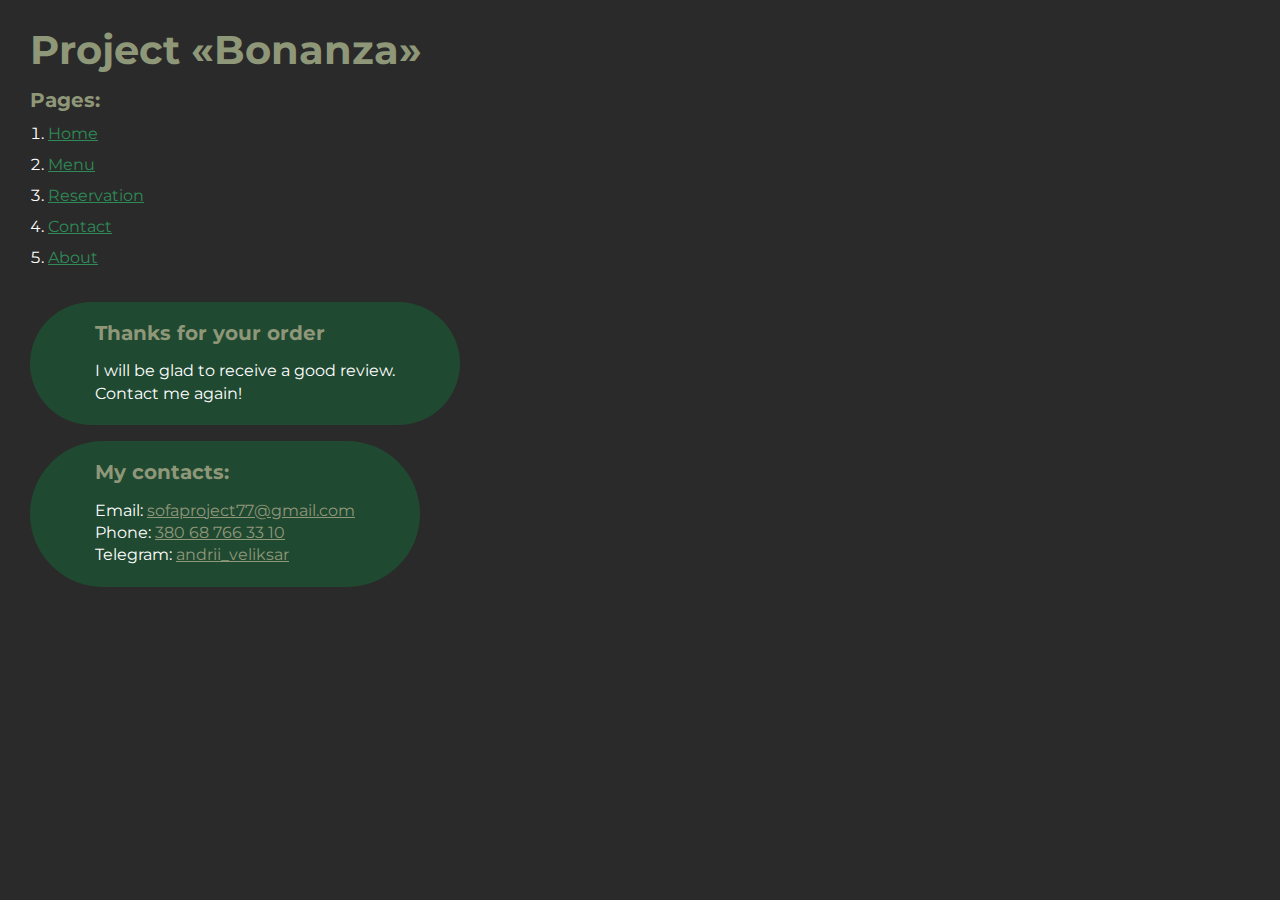
<file: index.html>
<!DOCTYPE html>
<html lang="en">

   <head>
      <meta charset="UTF-8">
      <meta name="viewport" content="width=device-width, initial-scale=1.0">
      <title>Bonanza</title>
   </head>

   <body>
      <div class="welcomepage">
         <h1>Project «Bonanza»</h1>
         <h2>Pages:</h2>
         <ol class="welcomepage__list">
            <li><a target="_blank" href="home.html">Home</a></li>
            <li><a target="_blank" href="menu.html">Menu</a></li>
            <li><a target="_blank" href="reservation.html">Reservation</a></li>
            <li><a target="_blank" href="contact.html">Contact</a></li>
            <li><a target="_blank" href="about.html">About</a></li>
         </ol>
         <div class="welcomepage__tnx">
            <h2>Thanks for your order</h2>
            <p>I will be glad to receive a good review.</p>
            <p>Contact me again!</p>
         </div>
         <div class="welcomepage__contacts">
            <h2>My contacts:</h2>
            <p>Email: <a href="mailto:sofaproject77@gmail.com">sofaproject77@gmail.com</a></p>
            <p>Phone: <a href="tel:+380687663310">380 68 766 33 10</a></p>
            <p>Telegram: <a href="t.me/andrii_veliksar">andrii_veliksar</a></p>
         </div>
      </div>
   </body>
   <style>
      @charset "UTF-8";
      @import url("https://fonts.googleapis.com/css?family=Montserrat:regular,700&display=swap");

      *,
      *::before,
      *::after {
         padding: 0px;
         margin: 0px;
         border: 0px;
         box-sizing: border-box;
      }

      html,
      body {
         height: 100%;
         min-width: 320px;
      }

      body {
         background-color: #2a2a2a;
         color: #fff;
         font-size: 1rem;
         line-height: 1;
         font-family: "Montserrat";
      }

      a {
         text-decoration: underline;
         color: #2E8B57;
      }

      a:visited {
         text-decoration: underline;
         color: #8F9779;
      }

      a:hover {
         text-decoration: none;
      }

      /* Стили для .welcomepage */
      .welcomepage {
         padding: 30px;
         display: flex;
         flex-direction: column;
         align-items: flex-start;
      }

      @media (max-width: 767px) {
         .welcomepage {
            padding: 30px 15px;
         }
      }

      /* Стили для всех заголовков h1 */
      h1 {
         font-size: 2.5rem;
         color: #8F9779;
         margin: 0px 0px 1.25rem 0px;
      }

      @media (max-width: 767px) {
         h1 {
            font-size: 1.85rem;
         }
      }

      /* Стили для всех заголовков h2 */
      h2 {
         font-size: 1.25rem;
         color: #8F9779;
         margin: 0px 0px 1rem 0px;
      }

      @media (max-width: 767px) {
         h2 {
            font-size: 1.125rem;
         }
      }

      /* Стили для .welcomepage__info */
      .welcomepage__info {
         line-height: 140%;
         margin: 0px 0px 1.5rem 0px;
      }

      /* Стили для списка li внутри .welcomepage__list */
      .welcomepage__list {
         margin: 0px 0px 2.25rem 1.125rem;
      }

      .welcomepage__list li:not(:last-child) {
         margin: 0px 0px 15px 0px;
      }

      /* Стили для .welcomepage__tnx и .welcomepage__contacts */
      .welcomepage__tnx,
      .welcomepage__contacts {
         border-radius: 130px;
         background-color: #204931;
         padding: 20px 65px;
         line-height: 140%;
         white-space: nowrap;
      }

      @media (max-width: 767px) {

         .welcomepage__tnx,
         .welcomepage__contacts {
            padding: 20px;
            border-radius: 40px;
         }
      }

      @media (max-width: 479px) {

         .welcomepage__tnx,
         .welcomepage__contacts {
            padding: 15px;
            border-radius: 19px;
         }
      }

      /* Стили для .welcomepage__tnx */
      .welcomepage__tnx {
         margin: 0px 0px 1rem 0px;
      }

      /* Стили для .welcomepage__contacts */
      .welcomepage__contacts a {
         color: #8F9779;
      }
   </style>

</html>
</file>
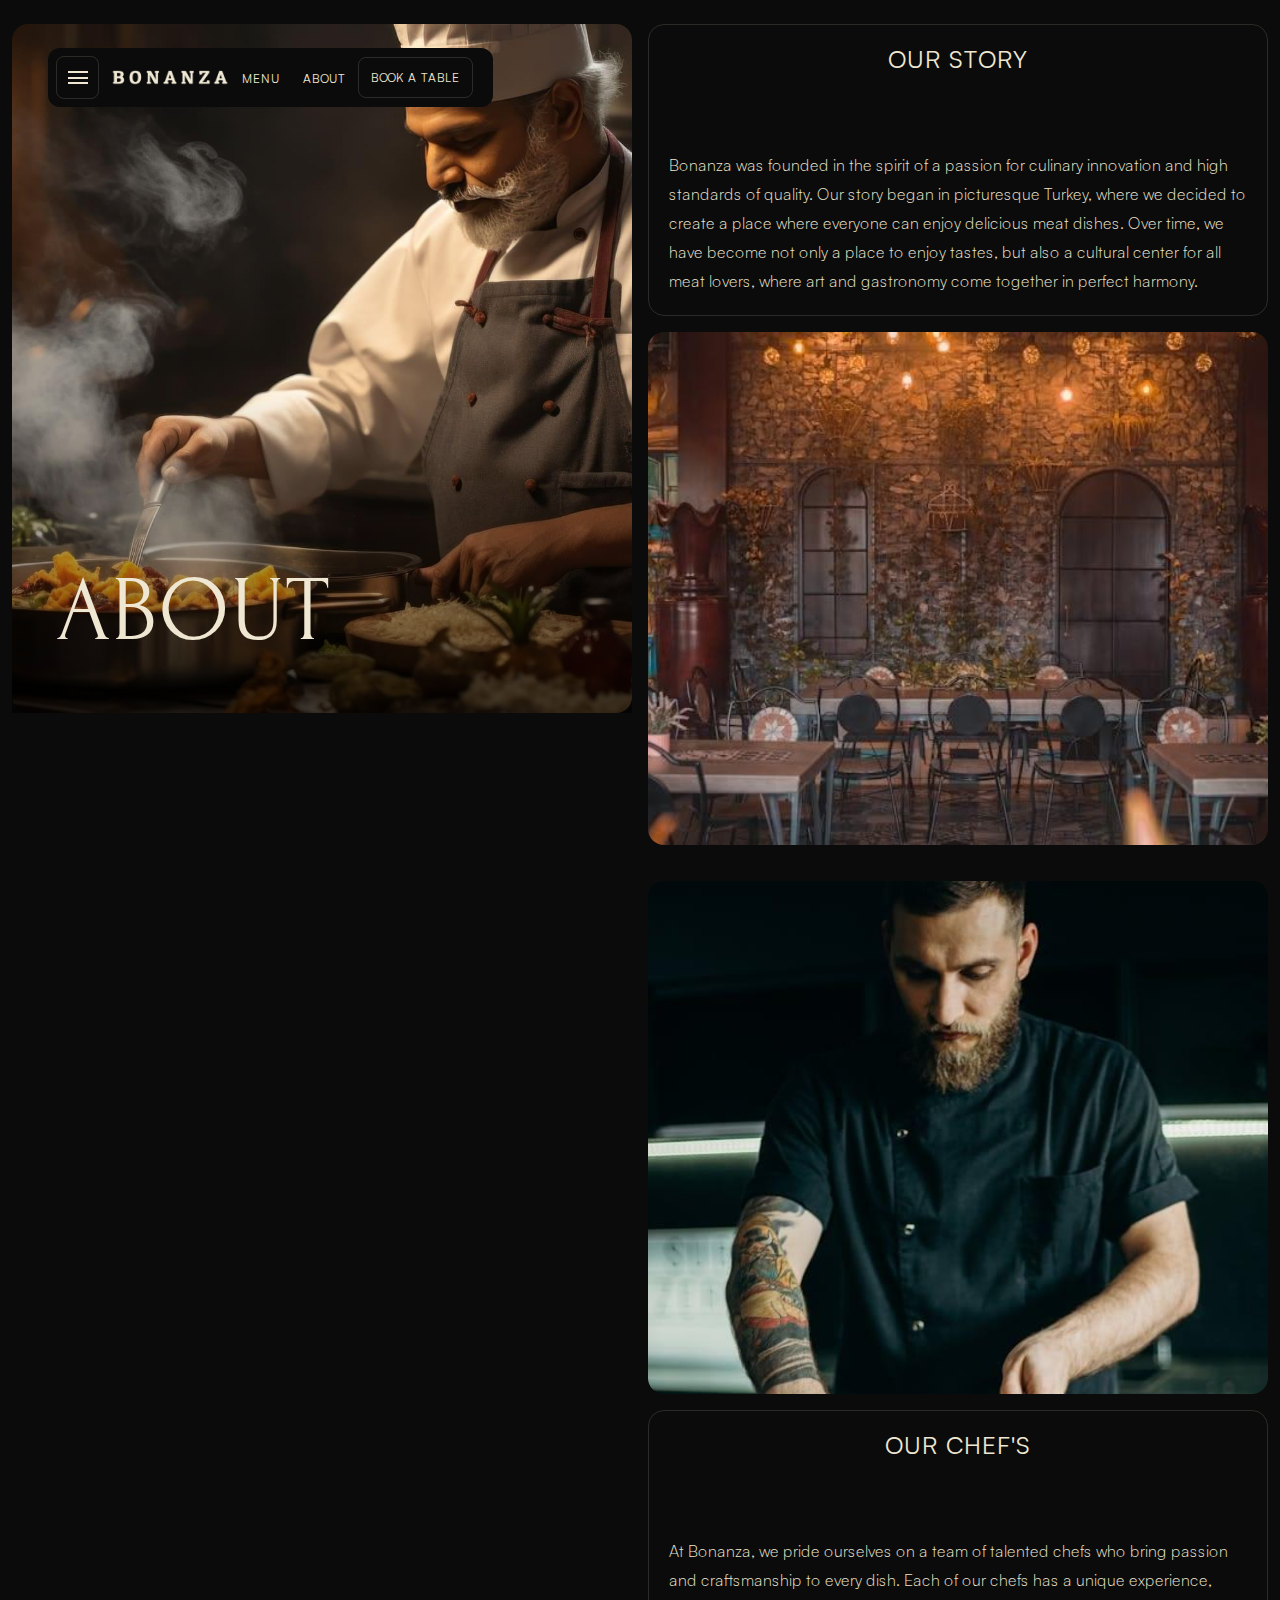
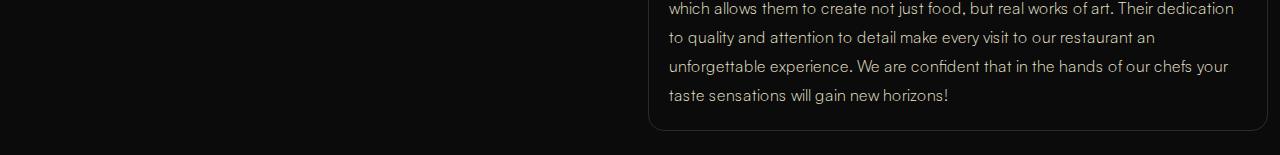
<file: about.html>
<!DOCTYPE html>
<html lang="en">

   <head>
      <meta charset="UTF-8">
      <meta name="viewport" content="width=device-width, initial-scale=1.0">
      <link rel="stylesheet" href="css/style.min.css?_v=20240930104812">
      <link rel="shortcut icon" href="favicon.ico">
      <style>
         body {
            opacity: 0;
         }
      </style>
      <title>Bonanza</title>
   </head>

   <body>
      <div class="wrapper">
         <header class="header">
            <div class="header__container">
               <div class="header__burger">
                  <button type="button" class="icon-menu"><span></span></button>
               </div>
               <a href="home.html" class="header__logo">
                  <img src="img/logo.png" alt="Logo">
               </a>
               <ul class="header__list">
                  <li class="header__item"><a href="menu.html" class="header__link">Menu</a></li>
                  <li class="header__item"><a href="about.html" class="header__link">About</a></li>
               </ul>
               <a href="reservation.html" class="header__button">Book a Table</a>
               <div class="header__menu menu-header">
                  <nav class="menu-header__body">
                     <ul data-line-effect="300" class="menu-header__list">
                        <li class="menu-header__item"><a href="menu.html" class="menu-header__link">Menu</a></li>
                        <li class="menu-header__item"><a href="reservation.html" class="menu-header__link">Reservation</a></li>
                        <li class="menu-header__item"><a href="contact.html" class="menu-header__link">Contact</a></li>
                        <li class="menu-header__item"><a href="about.html" class="menu-header__link">About</a></li>
                     </ul>
                  </nav>
               </div>
            </div>
         </header>
         <main class="page">
            <section data-watch class="page__about about">
               <div class="about__container">
                  <div class="about__body block-section">
                     <h2 class="block-section__title title">About</h2>
                     <img class="block-section__main-image" src="img/about/main-image.jpg" alt="Picture">
                  </div>
                  <div class="about__wrapper">
                     <div class="about__content content-about">
                        <div class="content-about__body">
                           <h4 class="content-about__title">Our Story</h4>
                           <div class="content-about__text">
                              <p>
                                 Bonanza was founded in the spirit of a passion for culinary innovation and high standards of quality. Our story began in picturesque Turkey, where we decided to create a place where everyone can enjoy delicious meat dishes. Over time, we have become not only a place to enjoy tastes, but also a cultural center for all meat lovers, where art and gastronomy come together in perfect harmony.
                              </p>
                           </div>
                        </div>
                        <img class="content-about__image" src="img/about/01.jpg" alt="Picture">
                     </div>
                     <div class="about__content content-about">
                        <img class="content-about__image" src="img/about/02.jpg" alt="Picture">
                        <div class="content-about__body">
                           <h4 class="content-about__title">Our Chef's</h4>
                           <div class="content-about__text">
                              <p>
                                 At Bonanza, we pride ourselves on a team of talented chefs who bring passion and craftsmanship to every dish. Each of our chefs has a unique experience, which allows them to create not just food, but real works of art. Their dedication to quality and attention to detail make every visit to our restaurant an unforgettable experience. We are confident that in the hands of our chefs your taste sensations will gain new horizons!
                              </p>
                           </div>
                        </div>
                     </div>
                  </div>
               </div>
            </section>
         </main>
         <footer class="footer">
            <div class="footer__container"></div>
         </footer>
      </div>
      <script src="js/app.min.js?_v=20240930104812"></script>
   </body>

</html>
</file>
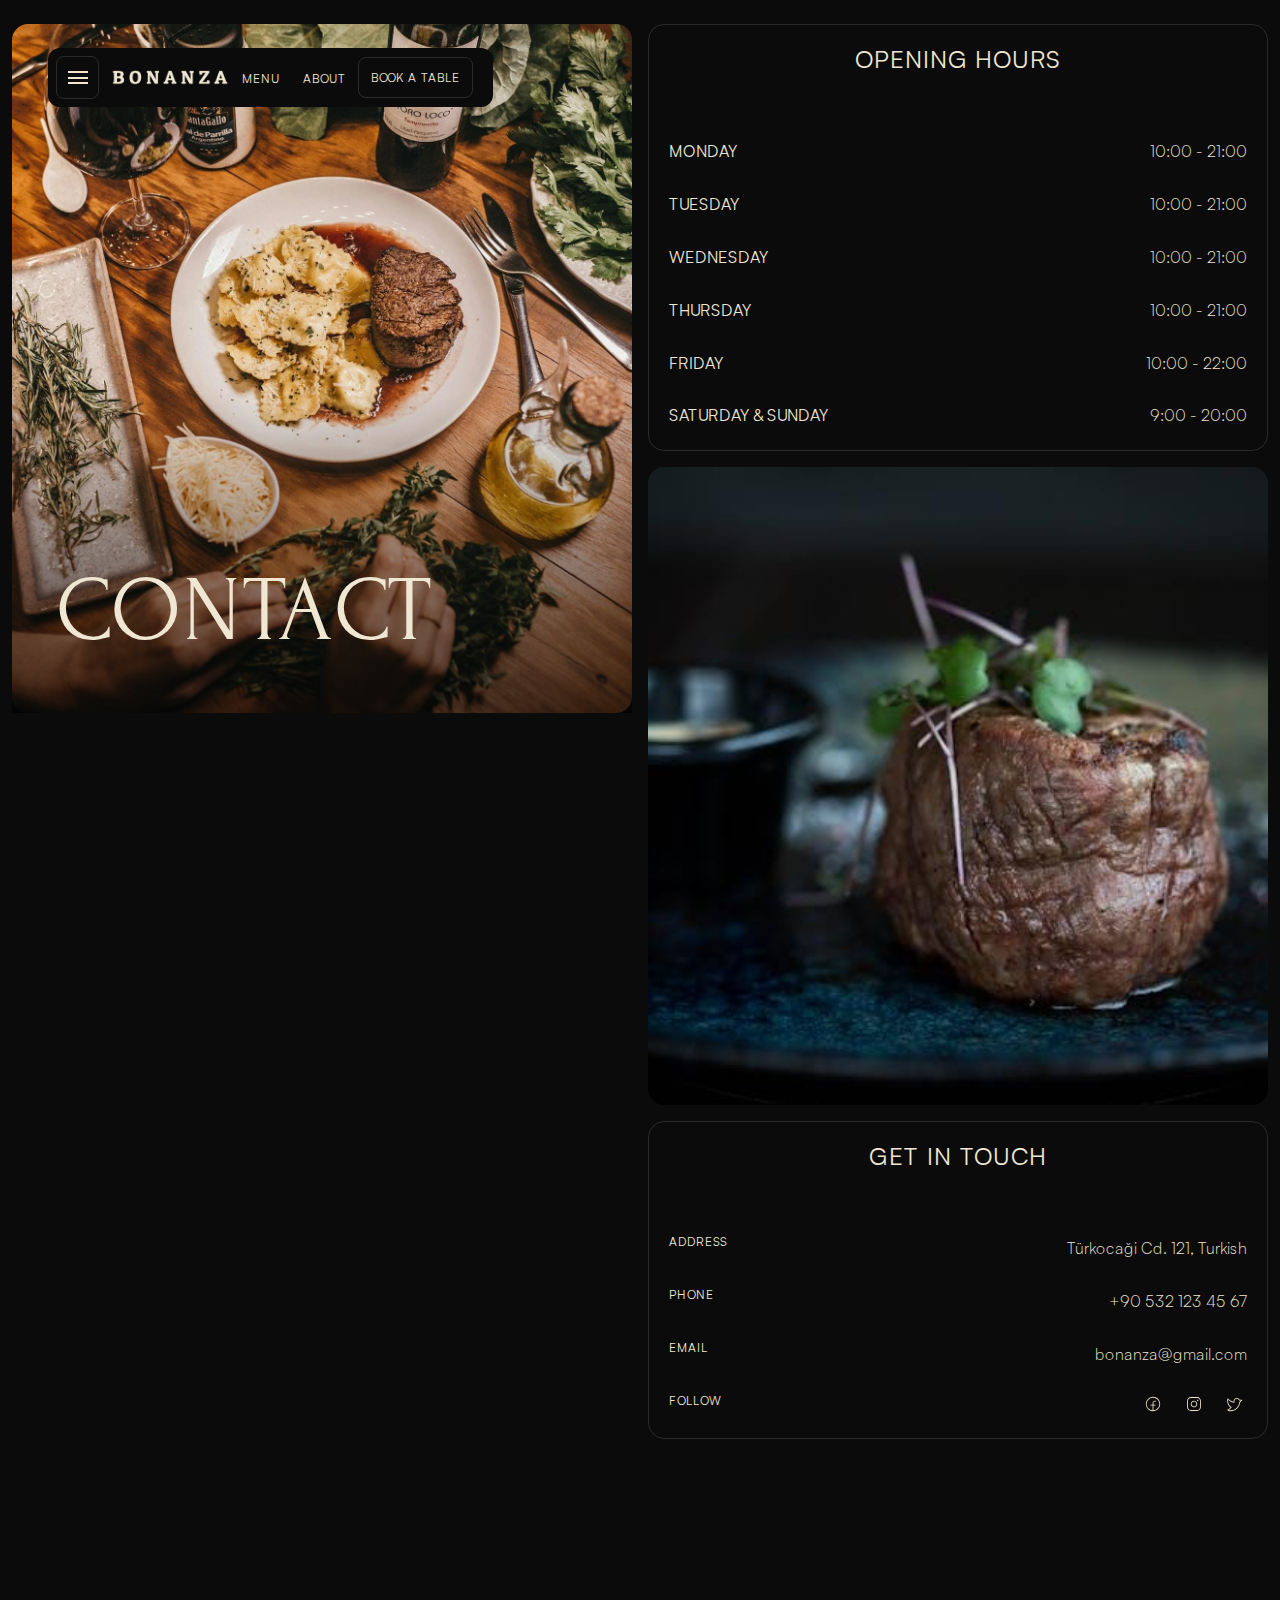
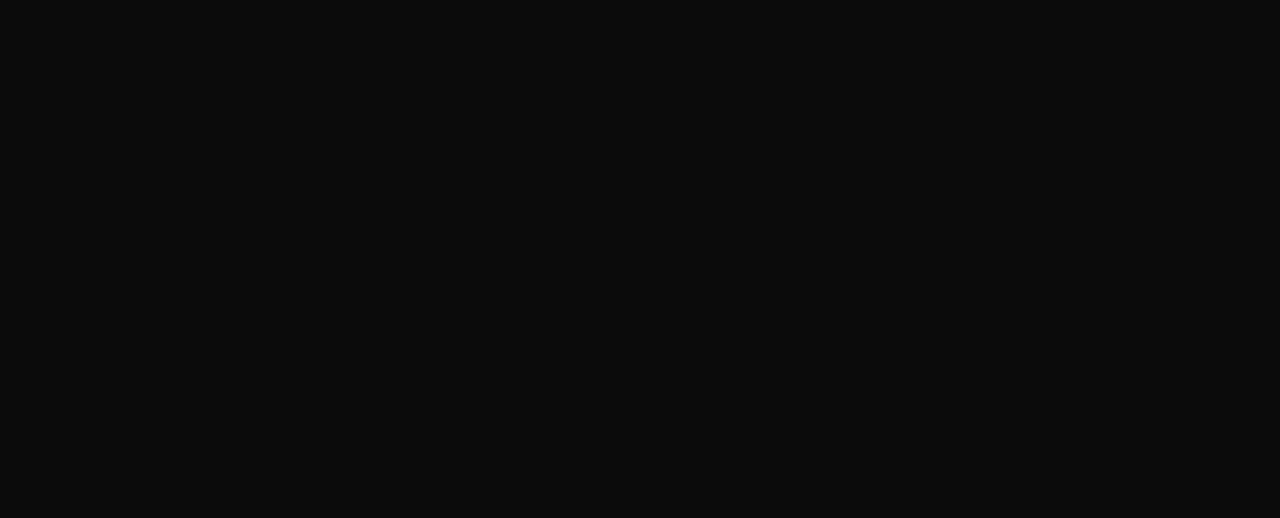
<file: contact.html>
<!DOCTYPE html>
<html lang="en">

   <head>
      <meta charset="UTF-8">
      <meta name="viewport" content="width=device-width, initial-scale=1.0">
      <link rel="stylesheet" href="css/style.min.css?_v=20240930104812">
      <link rel="shortcut icon" href="favicon.ico">
      <style>
         body {
            opacity: 0;
         }
      </style>
      <title>Bonanza</title>
   </head>

   <body>
      <div class="wrapper">
         <header class="header">
            <div class="header__container">
               <div class="header__burger">
                  <button type="button" class="icon-menu"><span></span></button>
               </div>
               <a href="home.html" class="header__logo">
                  <img src="img/logo.png" alt="Logo">
               </a>
               <ul class="header__list">
                  <li class="header__item"><a href="menu.html" class="header__link">Menu</a></li>
                  <li class="header__item"><a href="about.html" class="header__link">About</a></li>
               </ul>
               <a href="reservation.html" class="header__button">Book a Table</a>
               <div class="header__menu menu-header">
                  <nav class="menu-header__body">
                     <ul data-line-effect="300" class="menu-header__list">
                        <li class="menu-header__item"><a href="menu.html" class="menu-header__link">Menu</a></li>
                        <li class="menu-header__item"><a href="reservation.html" class="menu-header__link">Reservation</a></li>
                        <li class="menu-header__item"><a href="contact.html" class="menu-header__link">Contact</a></li>
                        <li class="menu-header__item"><a href="about.html" class="menu-header__link">About</a></li>
                     </ul>
                  </nav>
               </div>
            </div>
         </header>
         <main class="page">
            <section data-watch class="page__contact contact">
               <div class="contact__container">
                  <div class="contact__body block-section">
                     <h2 class="block-section__title title">Contact</h2>
                     <img class="block-section__main-image" src="img/contact/main-image.jpg" alt="Picture">
                  </div>
                  <div class="contact__wrapper">
                     <div class="contact__content content-contact">
                        <div class="content-contact__body">
                           <h4 class="content-contact__title">Opening Hours</h4>
                           <ul class="content-contact__items">
                              <li class="content-contact__item">
                                 <h5 class="content-contact__label content-contact__label--big">Monday</h5>
                                 <div class="content-contact__time">10:00 - 21:00</div>
                              </li>
                              <li class="content-contact__item">
                                 <h5 class="content-contact__label content-contact__label--big">Tuesday</h5>
                                 <div class="content-contact__time">10:00 - 21:00</div>
                              </li>
                              <li class="content-contact__item">
                                 <h5 class="content-contact__label content-contact__label--big">Wednesday</h5>
                                 <div class="content-contact__time">10:00 - 21:00</div>
                              </li>
                              <li class="content-contact__item">
                                 <h5 class="content-contact__label content-contact__label--big">Thursday</h5>
                                 <div class="content-contact__time">10:00 - 21:00</div>
                              </li>
                              <li class="content-contact__item">
                                 <h5 class="content-contact__label content-contact__label--big">Friday</h5>
                                 <div class="content-contact__time">10:00 - 22:00</div>
                              </li>
                              <li class="content-contact__item">
                                 <h5 class="content-contact__label content-contact__label--big">Saturday & Sunday</h5>
                                 <div class="content-contact__time">9:00 - 20:00</div>
                              </li>
                           </ul>
                        </div>
                        <img class="content-contact__image" src="img/contact/image.jpg" alt="Picture">
                     </div>
                     <div class="contact__content content-contact">
                        <div class="content-contact__map">
                           <iframe src="https://www.google.com/maps/embed?pb=!1m10!1m8!1m3!1d778.5403628803092!2d35.49233178005989!3d38.691135504451005!3m2!1i1024!2i768!4f13.1!5e0!3m2!1sru!2sbg!4v1727168389478!5m2!1sru!2sbg" width="600" height="450" style="border:0;" loading="lazy" referrerpolicy="no-referrer-when-downgrade"></iframe>
                        </div>
                        <div class="content-contact__body">
                           <h4 class="content-contact__title">Get in touch</h4>
                           <ul class="content-contact__items">
                              <li class="content-contact__item">
                                 <h5 class="content-contact__label">Address</h5>
                                 <a href="https://maps.app.goo.gl/nBEN1Tx6khfg9yCM7" class="content-contact__link">Türkocaği Cd. 121, Turkish</a>
                              </li>
                              <li class="content-contact__item">
                                 <h5 class="content-contact__label">Phone</h5>
                                 <a href="tel:+905321234567" class="content-contact__link">+90 532 123 45 67</a>
                              </li>
                              <li class="content-contact__item">
                                 <h5 class="content-contact__label">Email</h5>
                                 <a href="mailto:bonanza@gmail.com" class="content-contact__link">bonanza@gmail.com</a>
                              </li>
                              <li class="content-contact__item">
                                 <h5 class="content-contact__label">Follow</h5>
                                 <div class="content-contact__social">
                                    <a href="#" class="content-contact__link-social content-contact__link-social--facebook"></a>
                                    <a href="#" class="content-contact__link-social content-contact__link-social--instagram"></a>
                                    <a href="#" class="content-contact__link-social content-contact__link-social--twitter"></a>
                                 </div>
                              </li>
                           </ul>
                        </div>
                     </div>
                  </div>
               </div>
            </section>
         </main>
         <footer class="footer">
            <div class="footer__container"></div>
         </footer>
      </div>
      <script src="js/app.min.js?_v=20240930104812"></script>
   </body>

</html>
</file>
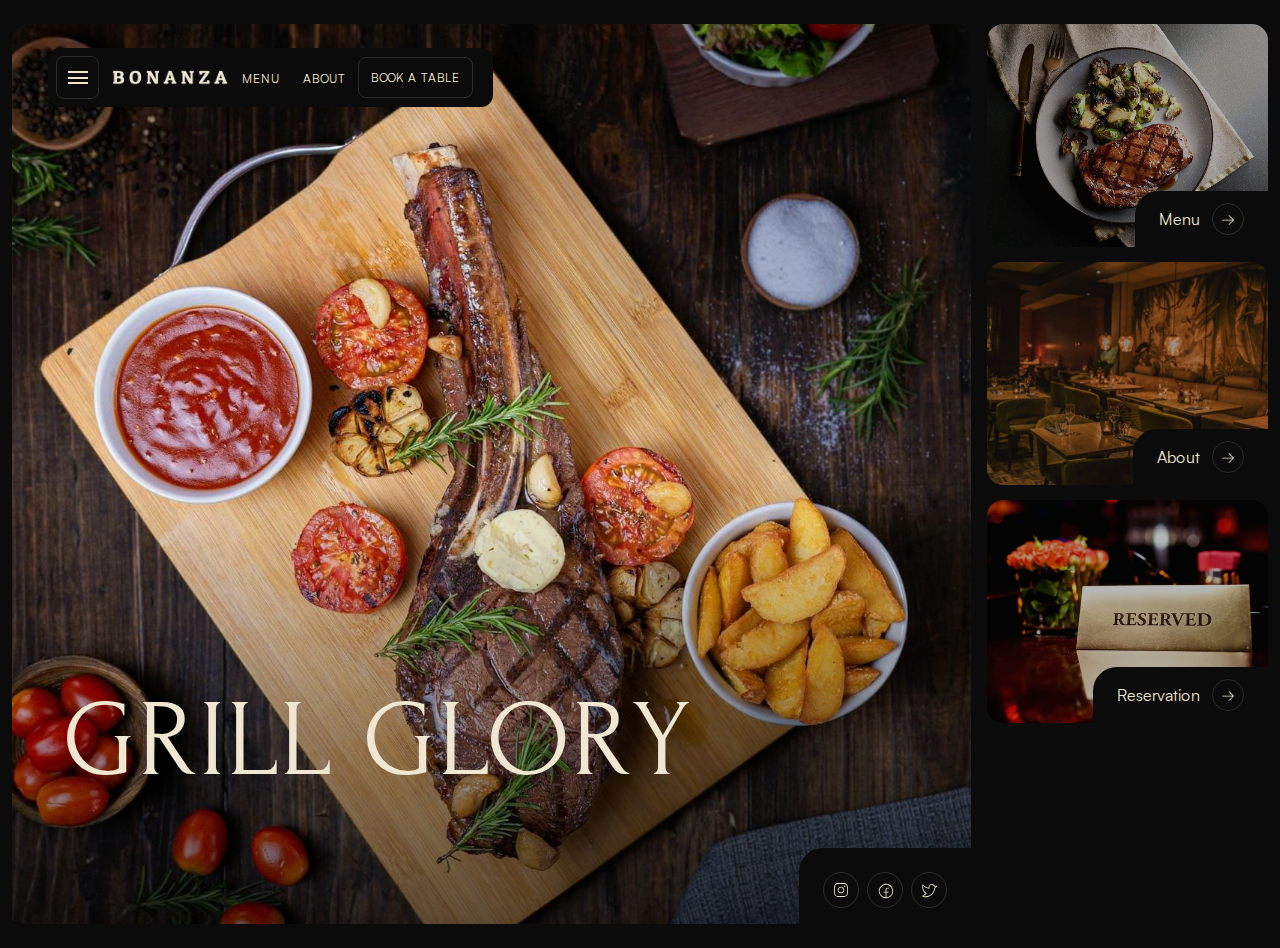
<file: home.html>
<!DOCTYPE html>
<html lang="en">

   <head>
      <meta charset="UTF-8">
      <meta name="viewport" content="width=device-width, initial-scale=1.0">
      <link rel="stylesheet" href="css/style.min.css?_v=20240930104812">
      <link rel="shortcut icon" href="favicon.ico">
      <style>
         body {
            opacity: 0;
         }
      </style>
      <title>Bonanza</title>
   </head>

   <body>
      <div class="wrapper">
         <header class="header">
            <div class="header__container">
               <div class="header__burger">
                  <button type="button" class="icon-menu"><span></span></button>
               </div>
               <a href="home.html" class="header__logo">
                  <img src="img/logo.png" alt="Logo">
               </a>
               <ul class="header__list">
                  <li class="header__item"><a href="menu.html" class="header__link">Menu</a></li>
                  <li class="header__item"><a href="about.html" class="header__link">About</a></li>
               </ul>
               <a href="reservation.html" class="header__button">Book a Table</a>
               <div class="header__menu menu-header">
                  <nav class="menu-header__body">
                     <ul data-line-effect="300" class="menu-header__list">
                        <li class="menu-header__item"><a href="menu.html" class="menu-header__link">Menu</a></li>
                        <li class="menu-header__item"><a href="reservation.html" class="menu-header__link">Reservation</a></li>
                        <li class="menu-header__item"><a href="contact.html" class="menu-header__link">Contact</a></li>
                        <li class="menu-header__item"><a href="about.html" class="menu-header__link">About</a></li>
                     </ul>
                  </nav>
               </div>
            </div>
         </header>
         <main class="page">
            <section data-watch class="page__hero hero">
               <div class="hero__container">
                  <div class="hero__content">
                     <h2 class="hero__title">Grill Glory</h2>
                     <img class="hero__main-image" src="img/hero/main-image.jpg" alt="Picture">
                     <div class="hero__social">
                        <a href="#" class="hero__item-social hero__item-social--instagram"></a>
                        <a href="#" class="hero__item-social hero__item-social--facebook"></a>
                        <a href="#" class="hero__item-social hero__item-social--twitter"></a>
                     </div>
                  </div>
                  <div class="hero__items">
                     <div class="hero__item">
                        <div class="hero__image">
                           <a href="menu.html" class="hero__link-image">
                              <img src="img/hero/01.jpg" alt="Picture">
                           </a>
                        </div>
                        <a href="menu.html" class="hero__button">Menu</a>
                     </div>
                     <div class="hero__item">
                        <div class="hero__image">
                           <a href="about.html" class="hero__link-image">
                              <img src="img/hero/03.jpg" alt="Picture">
                           </a>
                        </div>
                        <a href="about.html" class="hero__button">About</a>
                     </div>
                     <div class="hero__item">
                        <div class="hero__image">
                           <a href="reservation.html" class="hero__link-image">
                              <img src="img/hero/02.jpg" alt="Picture">
                           </a>
                        </div>
                        <a href="reservation.html" class="hero__button">Reservation</a>
                     </div>
                  </div>
               </div>
            </section>
         </main>
         <footer class="footer">
            <div class="footer__container"></div>
         </footer>
      </div>
      <script src="js/app.min.js?_v=20240930104812"></script>
   </body>

</html>
</file>
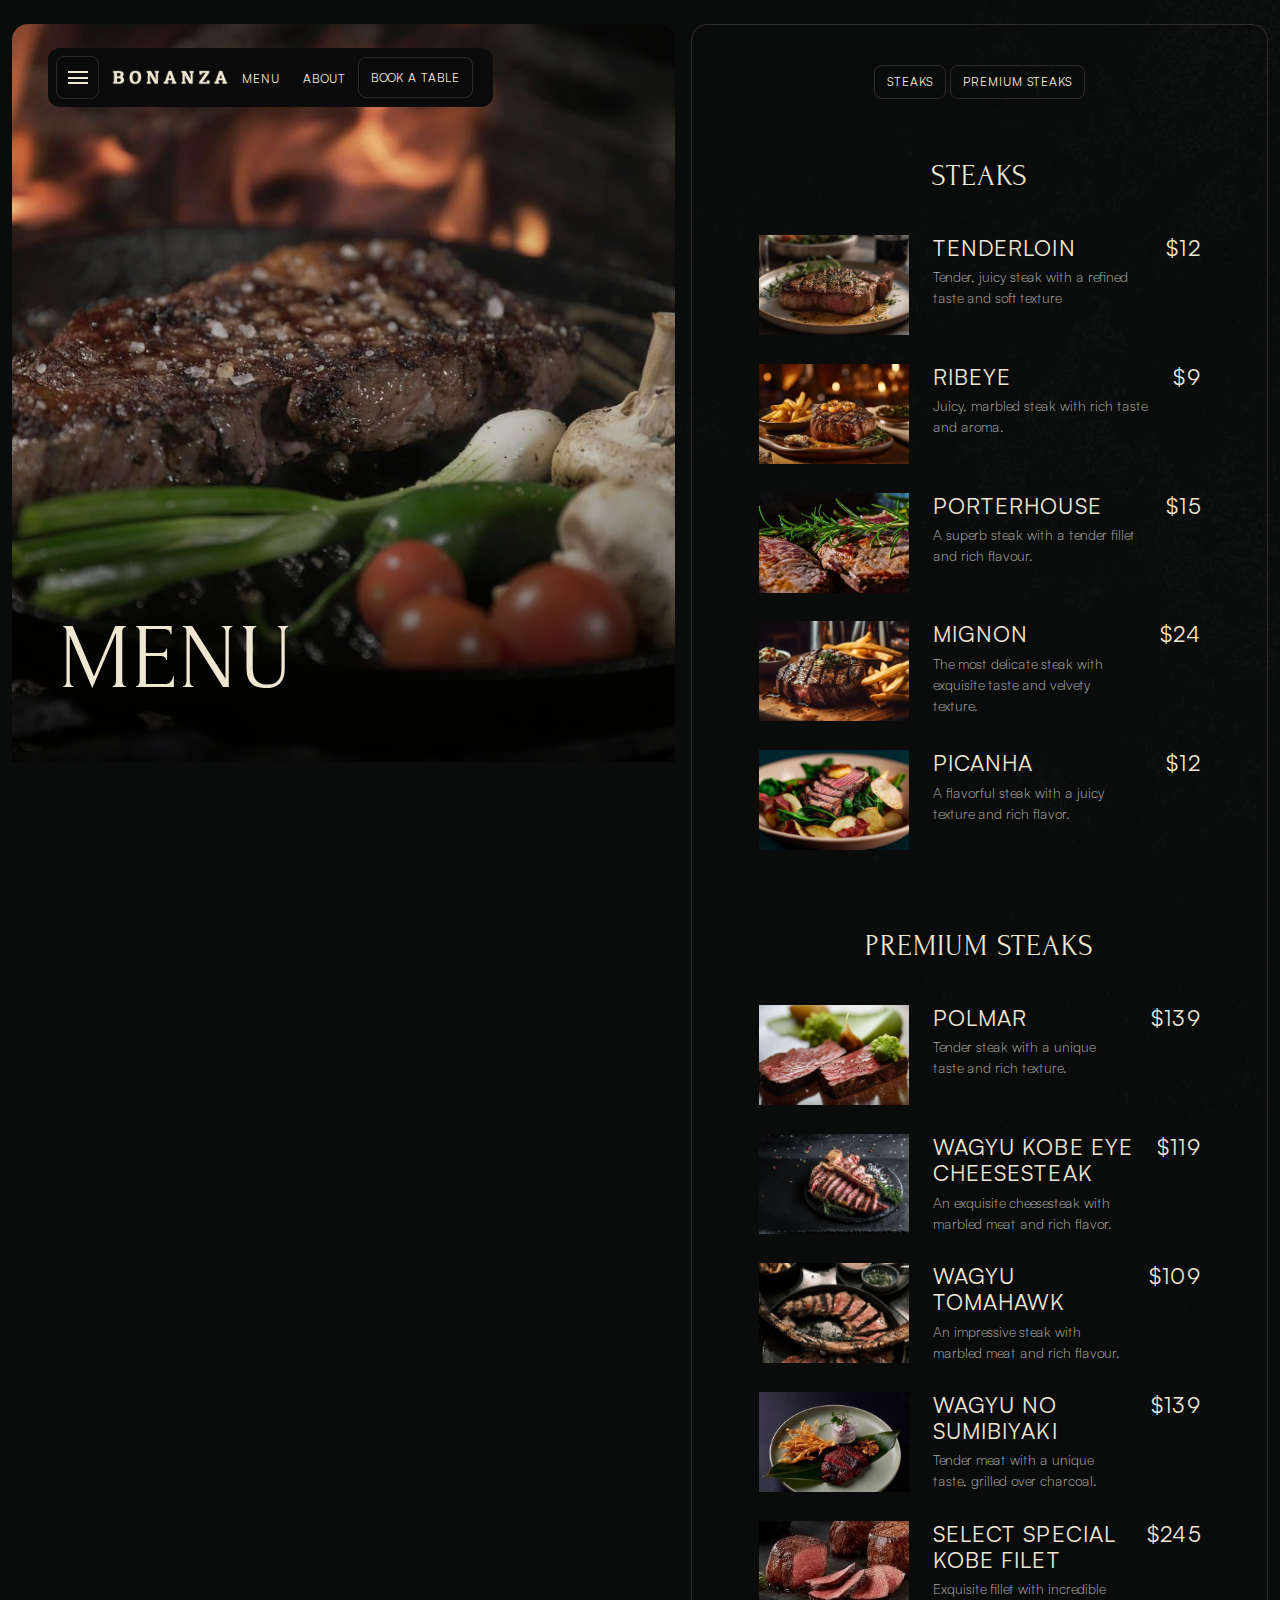
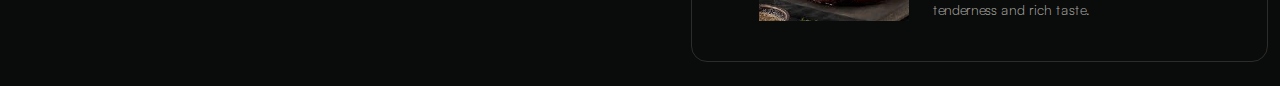
<file: menu.html>
<!DOCTYPE html>
<html lang="en">

   <head>
      <meta charset="UTF-8">
      <meta name="viewport" content="width=device-width, initial-scale=1.0">
      <link rel="stylesheet" href="css/style.min.css?_v=20240930104812">
      <link rel="shortcut icon" href="favicon.ico">
      <style>
         body {
            opacity: 0;
         }
      </style>
      <title>Bonanza</title>
   </head>

   <body>
      <div class="wrapper">
         <header class="header">
            <div class="header__container">
               <div class="header__burger">
                  <button type="button" class="icon-menu"><span></span></button>
               </div>
               <a href="home.html" class="header__logo">
                  <img src="img/logo.png" alt="Logo">
               </a>
               <ul class="header__list">
                  <li class="header__item"><a href="menu.html" class="header__link">Menu</a></li>
                  <li class="header__item"><a href="about.html" class="header__link">About</a></li>
               </ul>
               <a href="reservation.html" class="header__button">Book a Table</a>
               <div class="header__menu menu-header">
                  <nav class="menu-header__body">
                     <ul data-line-effect="300" class="menu-header__list">
                        <li class="menu-header__item"><a href="menu.html" class="menu-header__link">Menu</a></li>
                        <li class="menu-header__item"><a href="reservation.html" class="menu-header__link">Reservation</a></li>
                        <li class="menu-header__item"><a href="contact.html" class="menu-header__link">Contact</a></li>
                        <li class="menu-header__item"><a href="about.html" class="menu-header__link">About</a></li>
                     </ul>
                  </nav>
               </div>
            </div>
         </header>
         <main class="page">
            <section data-watch class="page__menu menu">
               <div class="menu__container">
                  <div class="menu__body block-section">
                     <h2 class="block-section__title title">Menu</h2>
                     <img class="block-section__main-image" src="img/menu/main-image.jpg" alt="Picture">
                  </div>
                  <div class="menu__content content-menu">
                     <div class="content-menu__navigation">
                        <a href="#" class="content-menu__navigation-link">Steaks</a>
                        <a href="#" class="content-menu__navigation-link">Premium Steaks</a>
                     </div>
                     <div class="content-menu__columns">
                        <div class="content-menu__column-wrapper">
                           <h4 class="content-menu__title">Steaks</h4>
                           <article class="content-menu__column">
                              <div class="content-menu__items">
                                 <img class="content-menu__image" src="img/menu/01.jpg" alt="Picture">
                                 <div class="content-menu__content">
                                    <h5 class="content-menu__dish-name">Tenderloin</h5>
                                    <div class="content-menu__text">
                                       <p>
                                          Tender, juicy steak with a refined taste and soft texture
                                       </p>
                                    </div>
                                 </div>
                                 <div class="content-menu__price">$12</div>
                              </div>
                           </article>
                           <article class="content-menu__column">
                              <div class="content-menu__items">
                                 <img class="content-menu__image" src="img/menu/02.jpg" alt="Picture">
                                 <div class="content-menu__content">
                                    <h5 class="content-menu__dish-name">Ribeye</h5>
                                    <div class="content-menu__text">
                                       <p>
                                          Juicy, marbled steak with rich taste and aroma.
                                       </p>
                                    </div>
                                 </div>
                                 <div class="content-menu__price">$9</div>
                              </div>
                           </article>
                           <article class="content-menu__column">
                              <div class="content-menu__items">
                                 <img class="content-menu__image" src="img/menu/03.jpg" alt="Picture">
                                 <div class="content-menu__content">
                                    <h5 class="content-menu__dish-name">Porterhouse</h5>
                                    <div class="content-menu__text">
                                       <p>
                                          A superb steak with a tender fillet and rich flavour.
                                       </p>
                                    </div>
                                 </div>
                                 <div class="content-menu__price">$15</div>
                              </div>
                           </article>
                           <article class="content-menu__column">
                              <div class="content-menu__items">
                                 <img class="content-menu__image" src="img/menu/04.jpg" alt="Picture">
                                 <div class="content-menu__content">
                                    <h5 class="content-menu__dish-name">Mignon</h5>
                                    <div class="content-menu__text">
                                       <p>
                                          The most delicate steak with exquisite taste and velvety texture.
                                       </p>
                                    </div>
                                 </div>
                                 <div class="content-menu__price">$24</div>
                              </div>
                           </article>
                           <article class="content-menu__column">
                              <div class="content-menu__items">
                                 <img class="content-menu__image" src="img/menu/05.jpg" alt="Picture">
                                 <div class="content-menu__content">
                                    <h5 class="content-menu__dish-name">Picanha</h5>
                                    <div class="content-menu__text">
                                       <p>
                                          A flavorful steak with a juicy texture and rich flavor.
                                       </p>
                                    </div>
                                 </div>
                                 <div class="content-menu__price">$12</div>
                              </div>
                           </article>
                        </div>
                        <div class="content-menu__column-wrapper">
                           <h4 class="content-menu__title">Premium Steaks</h4>
                           <article class="content-menu__column">
                              <div class="content-menu__items">
                                 <img class="content-menu__image" src="img/menu/06.jpg" alt="Picture">
                                 <div class="content-menu__content">
                                    <h5 class="content-menu__dish-name">Polmar</h5>
                                    <div class="content-menu__text">
                                       <p>
                                          Tender steak with a unique taste and rich texture.
                                       </p>
                                    </div>
                                 </div>
                                 <div class="content-menu__price">$139</div>
                              </div>
                           </article>
                           <article class="content-menu__column">
                              <div class="content-menu__items">
                                 <img class="content-menu__image" src="img/menu/07.jpg" alt="Picture">
                                 <div class="content-menu__content">
                                    <h5 class="content-menu__dish-name">Wagyu Kobe Eye Cheesesteak</h5>
                                    <div class="content-menu__text">
                                       <p>
                                          An exquisite cheesesteak with marbled meat and rich flavor.
                                       </p>
                                    </div>
                                 </div>
                                 <div class="content-menu__price">$119</div>
                              </div>
                           </article>
                           <article class="content-menu__column">
                              <div class="content-menu__items">
                                 <img class="content-menu__image" src="img/menu/08.jpg" alt="Picture">
                                 <div class="content-menu__content">
                                    <h5 class="content-menu__dish-name">Wagyu Tomahawk</h5>
                                    <div class="content-menu__text">
                                       <p>
                                          An impressive steak with marbled meat and rich flavour.
                                       </p>
                                    </div>
                                 </div>
                                 <div class="content-menu__price">$109</div>
                              </div>
                           </article>
                           <article class="content-menu__column">
                              <div class="content-menu__items">
                                 <img class="content-menu__image" src="img/menu/09.jpg" alt="Picture">
                                 <div class="content-menu__content">
                                    <h5 class="content-menu__dish-name">Wagyu No Sumibiyaki</h5>
                                    <div class="content-menu__text">
                                       <p>
                                          Tender meat with a unique taste, grilled over charcoal.
                                       </p>
                                    </div>
                                 </div>
                                 <div class="content-menu__price">$139</div>
                              </div>
                           </article>
                           <article class="content-menu__column">
                              <div class="content-menu__items">
                                 <img class="content-menu__image" src="img/menu/10.jpg" alt="Picture">
                                 <div class="content-menu__content">
                                    <h5 class="content-menu__dish-name">Select Special Kobe Filet</h5>
                                    <div class="content-menu__text">
                                       <p>
                                          Exquisite fillet with incredible tenderness and rich taste.
                                       </p>
                                    </div>
                                 </div>
                                 <div class="content-menu__price">$245</div>
                              </div>
                           </article>
                        </div>
                     </div>
                  </div>
               </div>
            </section>
         </main>
         <footer class="footer">
            <div class="footer__container"></div>
         </footer>
      </div>
      <script src="js/app.min.js?_v=20240930104812"></script>
   </body>

</html>
</file>
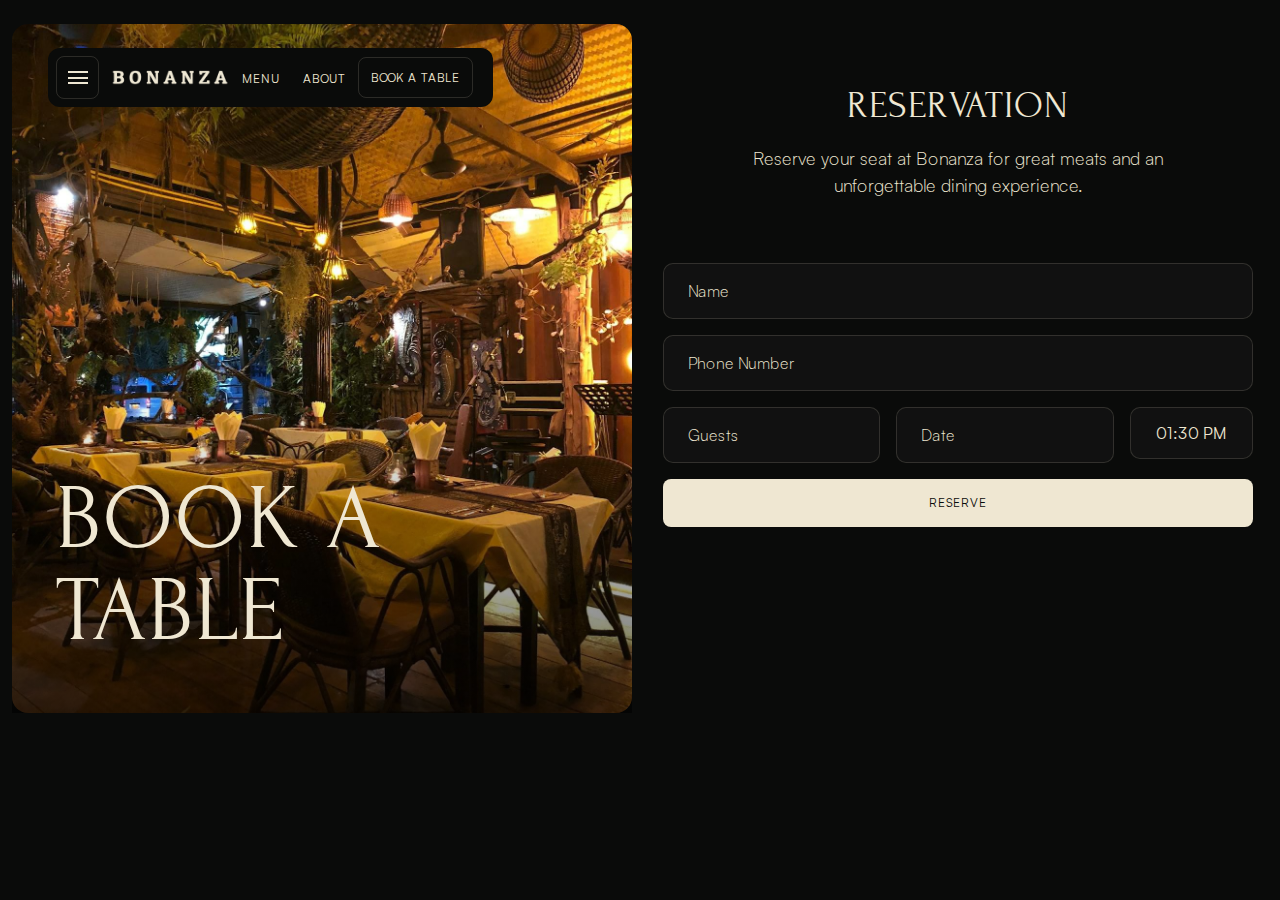
<file: reservation.html>
<!DOCTYPE html>
<html lang="en">

   <head>
      <meta charset="UTF-8">
      <meta name="viewport" content="width=device-width, initial-scale=1.0">
      <link rel="stylesheet" href="css/style.min.css?_v=20240930104812">
      <link rel="shortcut icon" href="favicon.ico">
      <style>
         body {
            opacity: 0;
         }
      </style>
      <title>Bonanza</title>
   </head>

   <body>
      <div class="wrapper">
         <header class="header">
            <div class="header__container">
               <div class="header__burger">
                  <button type="button" class="icon-menu"><span></span></button>
               </div>
               <a href="home.html" class="header__logo">
                  <img src="img/logo.png" alt="Logo">
               </a>
               <ul class="header__list">
                  <li class="header__item"><a href="menu.html" class="header__link">Menu</a></li>
                  <li class="header__item"><a href="about.html" class="header__link">About</a></li>
               </ul>
               <a href="reservation.html" class="header__button">Book a Table</a>
               <div class="header__menu menu-header">
                  <nav class="menu-header__body">
                     <ul data-line-effect="300" class="menu-header__list">
                        <li class="menu-header__item"><a href="menu.html" class="menu-header__link">Menu</a></li>
                        <li class="menu-header__item"><a href="reservation.html" class="menu-header__link">Reservation</a></li>
                        <li class="menu-header__item"><a href="contact.html" class="menu-header__link">Contact</a></li>
                        <li class="menu-header__item"><a href="about.html" class="menu-header__link">About</a></li>
                     </ul>
                  </nav>
               </div>
            </div>
         </header>
         <main class="page">
            <section data-watch class="page__reservation reservation">
               <div class="reservation__container">
                  <div class="reservation__body block-section">
                     <h2 class="block-section__title title">Book a Table</h2>
                     <img class="block-section__main-image" src="img/reservation/main-image.jpg" alt="Picture">
                  </div>
                  <div class="reservation__content">
                     <h4 class="reservation__title">Reservation</h4>
                     <div class="reservation__text">
                        <p>
                           Reserve your seat at Bonanza for great meats and an unforgettable dining experience.
                        </p>
                     </div>
                     <form action="#" class="reservation__form form">
                        <div class="form__item">
                           <input data-required autocomplete="off" type="text" name="form[]" data-error="Error" placeholder="Name" class="form__input">
                        </div>
                        <div class="form__item">
                           <input data-required autocomplete="off" type="tel" name="form[]" data-error="Error" placeholder="Phone Number" class="form__input">
                        </div>
                        <div class="form__items">
                           <div class="form__item">
                              <input data-required autocomplete="off" type="text" name="form[]" data-error="Error" placeholder="Guests" class="form__input">
                           </div>
                           <div class="form__item">
                              <input data-datepicker data-required autocomplete="off" type="text" name="form[]" data-error="Error" placeholder="Date" class="form__input">
                           </div>
                           <div class="form__item">
                              <input data-required autocomplete="off" type="time" value="13:30" name="form[]" data-error="Error" placeholder="Time" class="form__input">
                           </div>
                        </div>
                        <div class="form__item">
                           <button type="submit" class="form__button">Reserve</button>
                        </div>
                     </form>
                  </div>
               </div>
            </section>
         </main>
         <footer class="footer">
            <div class="footer__container"></div>
         </footer>
      </div>
      <script src="js/app.min.js?_v=20240930104812"></script>
   </body>

</html>
</file>
<file: css/style.min.css>
@import url(https://fonts.googleapis.com/css?family=Forum:regular&display=swap);@font-face{font-family:Satoshi;font-display:swap;src:url(../fonts/Satoshi-Light.woff2) format("woff2"),url(../fonts/Satoshi-Light.woff) format("woff");font-weight:300;font-style:normal}@font-face{font-family:Satoshi;font-display:swap;src:url(../fonts/Satoshi-Regular.woff2) format("woff2"),url(../fonts/Satoshi-Regular.woff) format("woff");font-weight:400;font-style:normal}*{padding:0;margin:0;border:0}*,::after,::before{-webkit-box-sizing:border-box;box-sizing:border-box}::after,::before{display:inline-block}body,html{height:100%;min-width:320px}body{font-family:Satoshi;font-size:1rem;color:#efe7d2;line-height:1;-ms-text-size-adjust:100%;-moz-text-size-adjust:100%;-webkit-text-size-adjust:100%;-webkit-font-smoothing:antialiased;-moz-osx-font-smoothing:grayscale}a{color:inherit;text-decoration:none}li,ul{list-style:none}img{vertical-align:top}h1,h2,h3,h4,h5,h6{font-weight:inherit;font-size:inherit}button,input,textarea{font-size:inherit;color:inherit;font-family:Satoshi;background-color:transparent;line-height:inherit}input,textarea{width:100%}button,option,select{cursor:pointer}body{background-color:#0a0b0a}.lock body{overflow:hidden;-ms-touch-action:none;touch-action:none;-ms-scroll-chaining:none;overscroll-behavior:none}.loaded body{opacity:1;-webkit-transition:opacity .8s;transition:opacity .8s}.wrapper{min-height:100%;overflow:hidden;display:-webkit-box;display:-ms-flexbox;display:flex;-webkit-box-orient:vertical;-webkit-box-direction:normal;-ms-flex-direction:column;flex-direction:column}@supports (overflow:clip){.wrapper{overflow:clip}}.wrapper>main{-webkit-box-flex:1;-ms-flex:1 1 auto;flex:1 1 auto}.wrapper>*{min-width:0}[class*=__container]{max-width:118.375rem;margin:0 auto;padding:0 .75rem}[class*=page__]{padding-block:1.5rem}.title{font-family:Forum;line-height:1;letter-spacing:.02em;text-transform:uppercase;padding-block:12.5rem 3.5rem;padding-inline:7.112069%;width:100%}.block-section{display:-webkit-box;display:-ms-flexbox;display:flex;-webkit-box-orient:vertical;-webkit-box-direction:normal;-ms-flex-direction:column;flex-direction:column;position:relative;-ms-flex-item-align:start;align-self:flex-start}.block-section::before{content:"";position:absolute;width:100%;height:20.0625rem;bottom:0;left:0;background:-webkit-gradient(linear,left top,left bottom,from(rgba(0,0,0,0)),to(#000));background:linear-gradient(180deg,rgba(0,0,0,0) 0,#000 100%);opacity:.6}.block-section__title{position:absolute;bottom:0;left:0;z-index:2;opacity:0}._watcher-view .block-section__title{-webkit-transition:all .8s .2s;transition:all .8s .2s;opacity:1}.block-section__main-image{max-width:58rem;-o-object-fit:cover;object-fit:cover;aspect-ratio:928/1032;border-radius:1rem;width:100%;opacity:0}._watcher-view .block-section__main-image{-webkit-transition:all .8s .6s;transition:all .8s .6s;opacity:1}.qs-datepicker-container{margin:5px;font-size:1rem;font-family:sans-serif;color:#000;position:absolute;width:15.625em;display:-webkit-box;display:-ms-flexbox;display:flex;-webkit-box-orient:vertical;-webkit-box-direction:normal;-ms-flex-direction:column;flex-direction:column;z-index:9001;-webkit-user-select:none;-moz-user-select:none;-ms-user-select:none;user-select:none;overflow:hidden;background:#000;-webkit-box-shadow:0 1.25em 1.25em -.9375em rgba(0,0,0,.3);box-shadow:0 1.25em 1.25em -.9375em rgba(0,0,0,.3);border:1px solid #efe7d2;padding:5px}.qs-datepicker-container *{-webkit-box-sizing:border-box;box-sizing:border-box}.qs-datepicker-container.qs-centered{position:fixed;top:50%;left:50%;-webkit-transform:translate(-50%,-50%);-ms-transform:translate(-50%,-50%);transform:translate(-50%,-50%)}.qs-datepicker-container.qs-hidden{display:none}.qs-datepicker .qs-overlay{position:absolute;top:0;left:0;background:rgba(0,0,0,.75);color:#fff;width:100%;height:100%;padding:.5em;z-index:1;opacity:1;-webkit-transition:opacity .3s;transition:opacity .3s;display:-webkit-box;display:-ms-flexbox;display:flex;-webkit-box-orient:vertical;-webkit-box-direction:normal;-ms-flex-direction:column;flex-direction:column}.qs-datepicker .qs-overlay.qs-hidden{opacity:0;z-index:-1}.qs-datepicker .qs-overlay .qs-overlay-year{background:rgba(0,0,0,0);border:none;border-bottom:1px solid #fff;border-radius:0;color:#fff;font-size:.875em;padding:.25em 0;width:80%;text-align:center;margin:0 auto;display:block}.qs-datepicker .qs-overlay .qs-overlay-year::-webkit-inner-spin-button{-webkit-appearance:none}.qs-datepicker .qs-overlay .qs-close{padding:.5em;cursor:pointer;position:absolute;top:0;right:0}.qs-datepicker .qs-overlay .qs-submit{border:1px solid #fff;border-radius:.26392em;padding:.5em;margin:0 auto auto;cursor:pointer;background:hsla(0,0%,50.2%,.4)}.qs-datepicker .qs-overlay .qs-submit.qs-disabled{color:grey;border-color:grey;cursor:not-allowed}.qs-datepicker .qs-overlay .qs-overlay-month-container{display:-webkit-box;display:-ms-flexbox;display:flex;-ms-flex-wrap:wrap;flex-wrap:wrap;-webkit-box-flex:1;-ms-flex-positive:1;flex-grow:1}.qs-datepicker .qs-overlay .qs-overlay-month{display:-webkit-box;display:-ms-flexbox;display:flex;-webkit-box-pack:center;-ms-flex-pack:center;justify-content:center;-webkit-box-align:center;-ms-flex-align:center;align-items:center;width:33.33333%;cursor:pointer;opacity:.5;-webkit-transition:opacity .15s;transition:opacity .15s}.qs-datepicker .qs-overlay .qs-overlay-month.active,.qs-datepicker .qs-overlay .qs-overlay-month:hover{opacity:1}.qs-datepicker .qs-controls{width:100%;display:-webkit-box;display:-ms-flexbox;display:flex;-webkit-box-pack:justify;-ms-flex-pack:justify;justify-content:space-between;-webkit-box-align:center;-ms-flex-align:center;align-items:center;-webkit-box-flex:1;-ms-flex-positive:1;flex-grow:1;-ms-flex-negative:0;flex-shrink:0;background:#000;color:#fff;-webkit-filter:blur(0);filter:blur(0);-webkit-transition:-webkit-filter .3s;transition:-webkit-filter .3s;transition:filter .3s;transition:filter .3s,-webkit-filter .3s}.qs-datepicker .qs-controls.qs-blur{-webkit-filter:blur(5px);filter:blur(5px)}.qs-datepicker .qs-arrow{height:1.5625em;width:1.5625em;position:relative;cursor:pointer;border-radius:.26392em;-webkit-transition:background .15s;transition:background .15s}.qs-datepicker .qs-arrow:hover{background:rgba(0,0,0,.1)}.qs-datepicker .qs-arrow:hover.qs-left:after{border-right-color:#000}.qs-datepicker .qs-arrow:hover.qs-right:after{border-left-color:#000}.qs-datepicker .qs-arrow:after{content:"";border:.39062em solid transparent;position:absolute;top:50%;-webkit-transition:border .2s;transition:border .2s}.qs-datepicker .qs-arrow.qs-left:after{border-right-color:grey;right:50%;-webkit-transform:translate(25%,-50%);-ms-transform:translate(25%,-50%);transform:translate(25%,-50%)}.qs-datepicker .qs-arrow.qs-right:after{border-left-color:grey;left:50%;-webkit-transform:translate(-25%,-50%);-ms-transform:translate(-25%,-50%);transform:translate(-25%,-50%)}.qs-datepicker .qs-month-year{font-weight:700;-webkit-transition:border .2s;transition:border .2s;border-bottom:1px solid transparent;cursor:pointer}.qs-datepicker .qs-month-year:hover{border-bottom:1px solid grey}.qs-datepicker .qs-month-year:active:focus,.qs-datepicker .qs-month-year:focus{outline:0}.qs-datepicker .qs-month{padding-right:.5ex}.qs-datepicker .qs-year{padding-left:.5ex}.qs-datepicker .qs-squares{display:-webkit-box;display:-ms-flexbox;display:flex;color:#fff;-ms-flex-wrap:wrap;flex-wrap:wrap;padding:.3125em;-webkit-filter:blur(0);filter:blur(0);-webkit-transition:-webkit-filter .3s;transition:-webkit-filter .3s;transition:filter .3s;transition:filter .3s,-webkit-filter .3s}.qs-datepicker .qs-squares.qs-blur{-webkit-filter:blur(5px);filter:blur(5px)}.qs-datepicker .qs-square{width:14.28571%;height:1.5625em;display:-webkit-box;display:-ms-flexbox;display:flex;-webkit-box-align:center;-ms-flex-align:center;align-items:center;-webkit-box-pack:center;-ms-flex-pack:center;justify-content:center;cursor:pointer;-webkit-transition:background .1s;transition:background .1s;border-radius:.26392em}.qs-datepicker .qs-square.qs-current{font-weight:700}.qs-datepicker .qs-square.qs-current span{text-decoration:underline}.qs-datepicker .qs-square.qs-active{background:#fff;color:#000}.qs-datepicker .qs-square.qs-range-date-start:not(.qs-range-date-6){border-top-right-radius:0;border-bottom-right-radius:0}.qs-datepicker .qs-square.qs-range-date-middle{background:#d4ebf2}.qs-datepicker .qs-square.qs-range-date-middle:not(.qs-range-date-0):not(.qs-range-date-6){border-radius:0}.qs-datepicker .qs-square.qs-range-date-middle.qs-range-date-0{border-top-right-radius:0;border-bottom-right-radius:0}.qs-datepicker .qs-square.qs-range-date-end:not(.qs-range-date-0),.qs-datepicker .qs-square.qs-range-date-middle.qs-range-date-6{border-top-left-radius:0;border-bottom-left-radius:0}.qs-datepicker .qs-square.qs-disabled span{opacity:.2}.qs-datepicker .qs-square.qs-empty{cursor:default}.qs-datepicker .qs-square.qs-disabled{cursor:not-allowed}.qs-datepicker .qs-square.qs-day{cursor:default;font-weight:700;color:grey}.qs-datepicker .qs-square:not(.qs-empty):not(.qs-disabled):not(.qs-day):not(.qs-active):hover{background:#b97c0b}.qs-datepicker .qs-event{position:relative}.qs-datepicker .qs-event:after{content:"";position:absolute;width:.46875em;height:.46875em;border-radius:50%;background:#07f;bottom:0;right:0}.qs-datepicker .qs-event.qs-disabled:after,.qs-datepicker .qs-event.qs-empty:after{background:#cce4ff}.ibg{width:100%;height:100%;-o-object-fit:cover;object-fit:cover}.ibg--top{-o-object-position:top;object-position:top}.ibg--bottom{-o-object-position:bottom;object-position:bottom}.ibg--left{-o-object-position:left;object-position:left}.ibg--right{-o-object-position:right;object-position:right}.ibg--contain{-o-object-fit:contain;object-fit:contain}.header{position:fixed;z-index:50;padding-top:3rem;padding-inline:3.75%}.header__container{display:-ms-grid;display:grid;-webkit-box-align:center;-ms-flex-align:center;align-items:center;-ms-grid-columns:auto auto auto 1fr auto;grid-template-columns:auto auto auto 1fr auto;padding:.5rem;gap:.75rem;background-color:#0a0b0a;border-radius:.75rem}.header__button{font-size:.75rem;line-height:1.3;letter-spacing:.08em;text-transform:uppercase;padding:.75rem;border-radius:.5rem;border:.0625rem solid rgba(239,231,210,.15);-webkit-transition:all .3s;transition:all .3s}.header__list{display:-webkit-box;display:-ms-flexbox;display:flex;-webkit-box-align:center;-ms-flex-align:center;align-items:center;-ms-flex-wrap:wrap;flex-wrap:wrap;row-gap:.3125rem}.header__link{font-size:.75rem;line-height:1.3;letter-spacing:.08em;text-transform:uppercase}.header__burger{position:relative;z-index:2;padding:.875rem .65625rem;border-radius:.5rem;border:.0625rem solid rgba(239,231,210,.15);-webkit-transition:all .3s;transition:all .3s}.menu-open .header__burger{border:.0625rem solid transparent}.menu-header{-ms-grid-column-align:center;justify-self:center}.menu-header__body{position:fixed;width:100%;height:100%;top:0;left:-100%;display:-webkit-box;display:-ms-flexbox;display:flex;-webkit-box-orient:vertical;-webkit-box-direction:normal;-ms-flex-direction:column;flex-direction:column;row-gap:1.875rem;overflow:auto;background-color:#0a0b0a;-webkit-transition:left .3s ease 0s;transition:left .3s ease 0s;padding:1.5rem}.menu-open .menu-header__body{left:0}.menu-header__list{display:-webkit-box;display:-ms-flexbox;display:flex;-ms-flex-wrap:wrap;flex-wrap:wrap;-webkit-box-pack:center;-ms-flex-pack:center;justify-content:center;-webkit-box-align:center;-ms-flex-align:center;align-items:center;-webkit-box-orient:vertical;-webkit-box-direction:normal;-ms-flex-direction:column;flex-direction:column;-webkit-box-flex:1;-ms-flex:1 1 auto;flex:1 1 auto;row-gap:.9375rem;border:.0625rem solid rgba(239,231,210,.15);border-radius:1rem}.menu-header__link{display:block;font-family:Forum;line-height:1;text-transform:uppercase;padding:.625rem 1.25rem;overflow:hidden;position:relative}.hover{position:absolute;width:100%;height:100%;top:0;left:0;z-index:2;background-color:#efe7d2;will-change:transform;overflow:hidden}.hover__text{color:#0a0b0a;padding:.625rem 1.25rem;display:block;will-change:transform}.icon-menu{display:block;position:relative;width:1.25rem;height:.8125rem;z-index:5}.icon-menu span,.icon-menu::after,.icon-menu::before{content:"";position:absolute;width:100%;right:0;height:.125rem;background-color:#efe7d2;-webkit-transition:all .3s ease 0s;transition:all .3s ease 0s}.icon-menu::before{top:0}.icon-menu::after{bottom:0}.icon-menu span{top:calc(50% - .0625rem)}.menu-open .icon-menu span{width:0}.menu-open .icon-menu::before{top:calc(50% - .0625rem);-webkit-transform:rotate(-45deg);-ms-transform:rotate(-45deg);transform:rotate(-45deg)}.menu-open .icon-menu::after{bottom:calc(50% - .0625rem);-webkit-transform:rotate(45deg);-ms-transform:rotate(45deg);transform:rotate(45deg)}.hero__container{display:-webkit-box;display:-ms-flexbox;display:flex;gap:1rem;min-height:100svh}.hero__content{display:-webkit-box;display:-ms-flexbox;display:flex;-webkit-box-orient:vertical;-webkit-box-direction:normal;-ms-flex-direction:column;flex-direction:column;position:relative;-webkit-box-pack:end;-ms-flex-pack:end;justify-content:flex-end;-webkit-box-flex:0;-ms-flex:0 1 76.791444%;flex:0 1 76.791444%;-webkit-padding-before:12.5rem;padding-block-start:12.5rem}.hero__content::before{content:"";position:absolute;width:100%;height:33.375rem;bottom:0;left:0;background:-webkit-gradient(linear,left top,left bottom,color-stop(15%,rgba(0,0,0,0)),to(#000));background:linear-gradient(180deg,rgba(0,0,0,0) 15%,#000 100%);opacity:.6;z-index:1}.hero__title{-webkit-box-align:start;-ms-flex-align:start;align-items:flex-start;font-family:Forum;line-height:1;letter-spacing:.02em;text-transform:uppercase;position:relative;z-index:2;-webkit-transform:translate(0,15%);-ms-transform:translate(0,15%);transform:translate(0,15%);opacity:0;-webkit-padding-start:5.362117%;padding-inline-start:5.362117%;-webkit-padding-after:3.25rem;padding-block-end:3.25rem;max-width:68.1875rem}._watcher-view .hero__title{-webkit-transition:all .8s .2s;transition:all .8s .2s;-webkit-transform:translate(0,0);-ms-transform:translate(0,0);transform:translate(0,0);opacity:1}.hero__main-image{position:absolute;width:100%;height:100%;-o-object-fit:cover;object-fit:cover;aspect-ratio:1436/1032;border-radius:1rem 1rem .3125rem .3125rem;opacity:0}._watcher-view .hero__main-image{-webkit-transition:all .8s .6s;transition:all .8s .6s;opacity:1}.hero__social{display:-webkit-inline-box;display:-ms-inline-flexbox;display:inline-flex;position:relative;z-index:2;background-color:#0a0b0a;border-radius:1.5rem 0 0 0;padding-block:1.5rem 1rem;padding-inline:1.5rem;-webkit-column-gap:.5rem;-moz-column-gap:.5rem;column-gap:.5rem;-ms-flex-item-align:end;align-self:flex-end}.hero__item-social{display:-webkit-box;display:-ms-flexbox;display:flex;-webkit-box-pack:center;-ms-flex-pack:center;justify-content:center;-webkit-box-align:center;-ms-flex-align:center;align-items:center;width:2.25rem;height:2.25rem;-webkit-box-flex:0;-ms-flex:0 0 2.25rem;flex:0 0 2.25rem;border-radius:50%;border:.0625rem solid rgba(239,231,210,.15);padding:.6875rem;-webkit-transition:border .3s;transition:border .3s}.hero__item-social--instagram::before{width:.875rem;height:.875rem;content:url(../img/icons/instagram.svg)}.hero__item-social--facebook::before{width:.875rem;height:.875rem;content:url(../img/icons/facebook.svg)}.hero__item-social--twitter::before{width:.875rem;height:.875rem;content:url(../img/icons/twitter.svg)}.hero__items{display:-webkit-box;display:-ms-flexbox;display:flex;-webkit-box-orient:vertical;-webkit-box-direction:normal;-ms-flex-direction:column;flex-direction:column;gap:.9375rem;-webkit-box-flex:0;-ms-flex:0 1 22.459893%;flex:0 1 22.459893%}.hero__item{position:relative;-webkit-transform:translate(0,-5%);-ms-transform:translate(0,-5%);transform:translate(0,-5%);opacity:0}._watcher-view .hero__item{-webkit-transition:all .8s 1s;transition:all .8s 1s;-webkit-transform:translate(0,0);-ms-transform:translate(0,0);transform:translate(0,0);opacity:1}._watcher-view .hero__item:nth-child(1){-webkit-transition-delay:.85s;transition-delay:.85s}._watcher-view .hero__item:nth-child(2){-webkit-transition-delay:1.05s;transition-delay:1.05s}._watcher-view .hero__item:nth-child(3){-webkit-transition-delay:1.25s;transition-delay:1.25s}.hero__image{position:relative;opacity:.7;-webkit-transition:opacity .5s;transition:opacity .5s}.hero__image img{aspect-ratio:420/334;width:100%;height:100%;-o-object-fit:cover;object-fit:cover;border-radius:1rem}.hero__button{display:-webkit-box;display:-ms-flexbox;display:flex;-webkit-box-align:center;-ms-flex-align:center;align-items:center;-webkit-column-gap:.75rem;-moz-column-gap:.75rem;column-gap:.75rem;position:absolute;bottom:0;right:0;z-index:2;border-radius:1.5rem 0 0 0;background-color:#0a0b0a;padding:.75rem 1.5rem}.hero__button::after{display:-webkit-box;display:-ms-flexbox;display:flex;-webkit-box-pack:center;-ms-flex-pack:center;justify-content:center;-webkit-box-align:center;-ms-flex-align:center;align-items:center;content:url(../img/icons/arrow-right.svg);width:2rem;height:2rem;border-radius:50%;border:.0625rem solid rgba(239,231,210,.15);padding:.6875rem;-webkit-transition:border .3s;transition:border .3s}.menu{position:relative}.menu::before{content:"";position:absolute;width:100%;height:100%;top:0;left:0;background:url(../img/menu/background.png) 0 0/cover no-repeat}.menu__container{display:-webkit-box;display:-ms-flexbox;display:flex;gap:1.5625rem 1rem;position:relative;z-index:2}.menu__content{border:.0625rem solid rgba(239,231,210,.15);border-radius:1rem;padding-block:2.5rem;-webkit-transform:translate(5%,0);-ms-transform:translate(5%,0);transform:translate(5%,0);opacity:0}._watcher-view .menu__content{-webkit-transition:all .8s .8s;transition:all .8s .8s;-webkit-transform:translate(0,0);-ms-transform:translate(0,0);transform:translate(0,0);opacity:1}.content-menu__navigation{display:-webkit-box;display:-ms-flexbox;display:flex;-webkit-box-align:center;-ms-flex-align:center;align-items:center;-webkit-box-pack:center;-ms-flex-pack:center;justify-content:center;-ms-flex-wrap:wrap;flex-wrap:wrap;gap:.5rem .25rem}.content-menu__navigation-link{border:.0625rem solid rgba(239,231,210,.15);border-radius:.5rem;padding:.5rem .75rem;font-size:.75rem;line-height:1.3;letter-spacing:.08em;text-transform:uppercase}.content-menu__columns{display:-ms-grid;display:grid}.content-menu__title{font-family:Forum;line-height:1.2;letter-spacing:.03em;text-transform:uppercase;text-align:center}.content-menu__items{display:-webkit-box;display:-ms-flexbox;display:flex;-webkit-column-gap:1.5rem;-moz-column-gap:1.5rem;column-gap:1.5rem;row-gap:.625rem}.content-menu__content{-webkit-box-flex:1;-ms-flex:1 1 auto;flex:1 1 auto}.content-menu__dish-name{line-height:1.2;letter-spacing:.05em;text-transform:uppercase;font-size:1.375rem}.content-menu__dish-name:not(:last-child){margin-bottom:.3125rem}.content-menu__text{font-weight:300;font-size:.875rem;line-height:1.5;color:rgba(245,242,234,.7)}.content-menu__price{line-height:1.2;letter-spacing:.05em;text-transform:uppercase;font-size:1.375rem}.content-menu__image{aspect-ratio:150/100;max-width:9.375rem;width:100%;height:100%;-o-object-fit:cover;object-fit:cover}.reservation__container{display:-webkit-box;display:-ms-flexbox;display:flex;-webkit-column-gap:1rem;-moz-column-gap:1rem;column-gap:1rem}.reservation__body{-webkit-box-flex:0;-ms-flex:0 1 50%;flex:0 1 50%}.reservation__content{-webkit-box-flex:0;-ms-flex:0 1 50%;flex:0 1 50%;max-width:39.375rem;margin:0 auto;padding-inline:.9375rem;-webkit-transform:translate(5%,0);-ms-transform:translate(5%,0);transform:translate(5%,0);opacity:0}._watcher-view .reservation__content{-webkit-transition:all .8s .8s;transition:all .8s .8s;-webkit-transform:translate(0,0);-ms-transform:translate(0,0);transform:translate(0,0);opacity:1}.reservation__title{font-family:Forum;line-height:1.2;letter-spacing:.03em;text-transform:uppercase;text-align:center}.reservation__title:not(:last-child){margin-bottom:1rem}.reservation__text{font-weight:300;font-size:1.125rem;line-height:1.5;text-align:center;max-width:31.25rem;margin:0 auto}.form{display:-ms-grid;display:grid;gap:1rem}.form__input{border:.0625rem solid rgba(239,231,210,.15);padding:1rem 1.5rem;border-radius:.625rem;background-color:rgba(24,24,24,.5)}.form__input::-webkit-input-placeholder{color:#efe7d2;-webkit-transition:opacity .3s;transition:opacity .3s;font-weight:300;line-height:1.8}.form__input::-moz-placeholder{color:#efe7d2;-moz-transition:opacity .3s;transition:opacity .3s;font-weight:300;line-height:1.8}.form__input:-ms-input-placeholder{color:#efe7d2;-ms-transition:opacity .3s;transition:opacity .3s;font-weight:300;line-height:1.8}.form__input::-ms-input-placeholder{color:#efe7d2;-ms-transition:opacity .3s;transition:opacity .3s;font-weight:300;line-height:1.8}.form__input::placeholder{color:#efe7d2;-webkit-transition:opacity .3s;transition:opacity .3s;font-weight:300;line-height:1.8}.form__input:focus::-webkit-input-placeholder{opacity:0}.form__input:focus::-moz-placeholder{opacity:0}.form__input:focus:-ms-input-placeholder{opacity:0}.form__input:focus::-ms-input-placeholder{opacity:0}.form__input:focus::placeholder{opacity:0}.form__items{display:-webkit-box;display:-ms-flexbox;display:flex;gap:1rem}.form__error{color:red;padding:.3125rem 1.5rem 0 1.5rem}.form__button{display:-webkit-box;display:-ms-flexbox;display:flex;-webkit-box-pack:center;-ms-flex-pack:center;justify-content:center;-webkit-box-align:center;-ms-flex-align:center;align-items:center;border-radius:.5rem;background-color:#efe7d2;padding:1rem 1.5rem;font-size:.75rem;line-height:1.3;letter-spacing:.08em;text-transform:uppercase;color:#0a0b0a;width:100%;-webkit-transition:background-color .3s;transition:background-color .3s}input[type=time]{position:relative;width:100%}input[type=time]::-webkit-calendar-picker-indicator{display:block;top:0;right:0;height:100%;width:100%;position:absolute;background:0 0}.about__container{display:-webkit-box;display:-ms-flexbox;display:flex;gap:1rem}.about__body{-webkit-box-flex:0;-ms-flex:0 1 50%;flex:0 1 50%}.about__content{-webkit-transform:translate(2%,0);-ms-transform:translate(2%,0);transform:translate(2%,0);opacity:0}._watcher-view .about__content{-webkit-transition:all .8s .8s;transition:all .8s .8s;-webkit-transform:translate(0,0);-ms-transform:translate(0,0);transform:translate(0,0);opacity:1}.about__wrapper{display:-webkit-box;display:-ms-flexbox;display:flex;-webkit-box-orient:vertical;-webkit-box-direction:normal;-ms-flex-direction:column;flex-direction:column;-webkit-box-flex:0;-ms-flex:0 1 50%;flex:0 1 50%}.content-about{display:-webkit-box;display:-ms-flexbox;display:flex;-webkit-box-align:start;-ms-flex-align:start;align-items:start;gap:1rem;height:100%}.content-about:not(:last-child){margin-bottom:2.25rem}.content-about__body{-webkit-box-flex:1;-ms-flex:1 1 50%;flex:1 1 50%;border:.0625rem solid rgba(239,231,210,.15);border-radius:1rem}.content-about__title{font-size:1.5rem;text-align:center;line-height:1.2;letter-spacing:.04em;text-transform:uppercase}.content-about__text{line-height:1.8;font-weight:300}.content-about__image{-webkit-box-flex:0;-ms-flex:0 1 50%;flex:0 1 50%;aspect-ratio:456/377;max-width:28.5rem;width:100%;height:100%;-o-object-fit:cover;object-fit:cover;-o-object-position:top;object-position:top;border-radius:1rem}.contact__container{display:-webkit-box;display:-ms-flexbox;display:flex;gap:1rem}.contact__body{-webkit-box-flex:0;-ms-flex:0 1 50%;flex:0 1 50%}.contact__wrapper{-webkit-box-flex:0;-ms-flex:0 1 50%;flex:0 1 50%;display:-webkit-box;display:-ms-flexbox;display:flex;gap:1rem;-webkit-box-orient:vertical;-webkit-box-direction:normal;-ms-flex-direction:column;flex-direction:column}.contact__content{-webkit-transform:translate(2%,0);-ms-transform:translate(2%,0);transform:translate(2%,0);opacity:0}._watcher-view .contact__content{-webkit-transition:all .8s .8s;transition:all .8s .8s;-webkit-transform:translate(0,0);-ms-transform:translate(0,0);transform:translate(0,0);opacity:1}.content-contact{display:-webkit-box;display:-ms-flexbox;display:flex;gap:1rem}.content-contact__map{-webkit-box-flex:0;-ms-flex:0 1 50%;flex:0 1 50%}.content-contact__map iframe{aspect-ratio:456/469;max-width:100%;width:100%;height:100%;border-radius:1rem}.content-contact__image{-webkit-box-flex:0;-ms-flex:0 1 50%;flex:0 1 50%;aspect-ratio:456/469;max-width:28.5rem;width:100%;height:100%;-o-object-fit:cover;object-fit:cover;border-radius:1rem}.content-contact__body{-webkit-box-flex:0;-ms-flex:0 1 50%;flex:0 1 50%;border:.0625rem solid rgba(239,231,210,.15);border-radius:1rem}.content-contact__title{font-size:1.5rem;text-align:center;line-height:1.2;letter-spacing:.04em;text-transform:uppercase}.content-contact__items{display:-ms-grid;display:grid;gap:1.5rem}.content-contact__item{display:-webkit-box;display:-ms-flexbox;display:flex;-webkit-box-pack:justify;-ms-flex-pack:justify;justify-content:space-between;-webkit-column-gap:1rem;-moz-column-gap:1rem;column-gap:1rem}.content-contact__label{font-size:.75rem;line-height:1.3;letter-spacing:.08em;text-transform:uppercase}.content-contact__label--big{font-size:1rem;letter-spacing:normal;line-height:1.8}.content-contact__time{line-height:1.8;font-weight:300}.content-contact__link{text-align:right;max-width:12.8125rem;line-height:1.8;font-weight:300}.content-contact__social{display:-webkit-box;display:-ms-flexbox;display:flex;-webkit-box-align:center;-ms-flex-align:center;align-items:center;-webkit-column-gap:1rem;-moz-column-gap:1rem;column-gap:1rem}.content-contact__link-social{display:-webkit-box;display:-ms-flexbox;display:flex;-webkit-box-pack:center;-ms-flex-pack:center;justify-content:center;-webkit-box-align:center;-ms-flex-align:center;align-items:center;-ms-flex-wrap:wrap;flex-wrap:wrap;width:1.5625rem;height:1.5625rem}.content-contact__link-social::before{-webkit-transition:-webkit-transform .3s;transition:-webkit-transform .3s;transition:transform .3s;transition:transform .3s,-webkit-transform .3s}.content-contact__link-social--facebook::before{content:url(../img/icons/facebook.svg)}.content-contact__link-social--instagram::before{content:url(../img/icons/instagram.svg)}.content-contact__link-social--twitter::before{content:url(../img/icons/twitter.svg)}@media (min-width:24.99875em){.header__logo img{width:7.4375rem}}@media (min-width:73.43625em){.content-menu__column{max-width:46rem}}@media (min-width:118.375em){.title{font-size:7rem}.header__list{-webkit-column-gap:1.75rem;-moz-column-gap:1.75rem;column-gap:1.75rem}.menu-header__link{font-size:4rem}.hero__title{font-size:8.75rem}.menu__content{padding-inline:6rem}.content-menu__navigation:not(:last-child){margin-bottom:4.5rem}.content-menu__columns{row-gap:6rem}.content-menu__column:not(:last-child){margin-bottom:2rem}.content-menu__title{font-size:2rem}.content-menu__title:not(:last-child){margin-bottom:3rem}.reservation__content{padding-block:5rem}.reservation__title{font-size:2.5rem}.reservation__text:not(:last-child){margin-bottom:5rem}.content-about__body{padding:3rem}.content-about__title:not(:last-child){margin-bottom:6.75rem}.content-contact__body{padding:3rem}.content-contact__title:not(:last-child){margin-bottom:8.25rem}.content-contact__title:first-child:not(:last-child){margin-bottom:5.3125rem}}@media (max-width:20em){.title{font-size:3.75rem}.header__logo img{width:6.1875rem}.header__list{-webkit-column-gap:.9375rem;-moz-column-gap:.9375rem;column-gap:.9375rem}.menu-header__link{font-size:1.875rem}.hero__title{font-size:3.75rem}.menu__content{padding-inline:1.25rem}.content-menu__navigation:not(:last-child){margin-bottom:2.5rem}.content-menu__columns{row-gap:3.125rem}.content-menu__column:not(:last-child){margin-bottom:1.5rem}.content-menu__title{font-size:1.75rem}.content-menu__title:not(:last-child){margin-bottom:1.75rem}.reservation__content{padding-block:1.5625rem}.reservation__title{font-size:2.25rem}.reservation__text:not(:last-child){margin-bottom:2.5rem}.content-about__title:not(:last-child){margin-bottom:1.875rem}.content-contact__title:not(:last-child){margin-bottom:1.875rem}.content-contact__title:first-child:not(:last-child){margin-bottom:1.875rem}}@media (max-width:93.74875em){.content-contact{-webkit-box-orient:vertical;-webkit-box-direction:reverse;-ms-flex-direction:column-reverse;flex-direction:column-reverse}.content-contact:first-child{-webkit-box-orient:vertical;-webkit-box-direction:normal;-ms-flex-direction:column;flex-direction:column}.content-contact__image{max-width:100%}}@media (max-width:90.93625em){.content-about{-webkit-box-orient:vertical;-webkit-box-direction:normal;-ms-flex-direction:column;flex-direction:column}.content-about__body{padding:1.25rem}.content-about__image{max-width:100%}.content-contact__body{padding:1.25rem}}@media (max-width:73.43625em){.block-section__title{left:50%;bottom:0;-webkit-transform:translateX(-50%);-ms-transform:translateX(-50%);transform:translateX(-50%)}.menu__container{-webkit-box-orient:vertical;-webkit-box-direction:normal;-ms-flex-direction:column;flex-direction:column}.menu__body .block-section__title{text-align:center}.menu__body .block-section__main-image{max-width:100%}.content-menu__items{-webkit-box-pack:justify;-ms-flex-pack:justify;justify-content:space-between}}@media (max-width:72.81125em){.hero__container{-webkit-box-orient:vertical;-webkit-box-direction:normal;-ms-flex-direction:column;flex-direction:column}.hero__content{-webkit-box-flex:1;-ms-flex:1 1 50%;flex:1 1 50%}.hero__items{-webkit-box-orient:horizontal;-webkit-box-direction:normal;-ms-flex-direction:row;flex-direction:row;-webkit-box-flex:0;-ms-flex:0 1 50%;flex:0 1 50%}.hero__item{-webkit-box-flex:0;-ms-flex:0 1 33.3%;flex:0 1 33.3%}}@media (max-width:61.99875em){.reservation__container{-webkit-box-orient:vertical;-webkit-box-direction:normal;-ms-flex-direction:column;flex-direction:column}.reservation__body .block-section__title{text-align:center}}@media (max-width:56.24875em){.contact__container{-webkit-box-orient:vertical;-webkit-box-direction:normal;-ms-flex-direction:column;flex-direction:column}.contact__body .block-section__title{text-align:center}}@media (max-width:51.56125em){.about__container{-webkit-box-orient:vertical;-webkit-box-direction:normal;-ms-flex-direction:column;flex-direction:column}.about__body .block-section__title{text-align:center}}@media (max-width:42.49875em){.hero__social{padding-inline:.75rem;padding-block:.75rem .5rem}.hero__items{-webkit-box-orient:vertical;-webkit-box-direction:normal;-ms-flex-direction:column;flex-direction:column}.hero__button{width:100%}}@media (max-width:39.99875em){.menu__content{padding-block:1.25rem}.content-menu__items{-webkit-box-orient:vertical;-webkit-box-direction:normal;-ms-flex-direction:column;flex-direction:column}.content-menu__image{max-width:100%}}@media (max-width:35.62375em){.header{padding-inline:1.5rem}.header__list{display:none}}@media (max-width:29.99875em){.title{padding-block:12.5rem 2.25rem}.reservation__content{padding-inline:0}.form__items{-webkit-box-orient:vertical;-webkit-box-direction:normal;-ms-flex-direction:column;flex-direction:column}}@media (max-width:24.99875em){.header{padding-top:1.5rem;padding-inline:.625rem}.header__container{gap:.5rem}.header__button{padding:.46875rem}.menu-header__body{padding:.75rem}}@media (max-width:21.87375em){.hero__title{-webkit-padding-start:.3125rem;padding-inline-start:.3125rem}}@media (min-width:20em) and (max-width:118.375em){@supports (font-size:clamp(3.75rem ,3.0892630241rem + 3.3036848793vw ,7rem)){.title{font-size:clamp(3.75rem ,3.0892630241rem + 3.3036848793vw ,7rem)}}@supports not (font-size:clamp(3.75rem ,3.0892630241rem + 3.3036848793vw ,7rem)){.title{font-size:calc(3.75rem + 3.25 * (100vw - 20rem)/ 98.375)}}@supports ((-moz-column-gap:clamp(0.9375rem ,0.772315756rem + 0.8259212198vw ,1.75rem)) or (column-gap:clamp(0.9375rem ,0.772315756rem + 0.8259212198vw ,1.75rem))){.header__list{-webkit-column-gap:clamp(.9375rem ,.772315756rem + .8259212198vw ,1.75rem);-moz-column-gap:clamp(.9375rem ,.772315756rem + .8259212198vw ,1.75rem);column-gap:clamp(.9375rem ,.772315756rem + .8259212198vw ,1.75rem)}}@supports not ((-moz-column-gap:clamp(0.9375rem ,0.772315756rem + 0.8259212198vw ,1.75rem)) or (column-gap:clamp(0.9375rem ,0.772315756rem + 0.8259212198vw ,1.75rem))){.header__list{-webkit-column-gap:calc(.9375rem + .8125 * (100vw - 20rem)/ 98.375);-moz-column-gap:calc(.9375rem + .8125 * (100vw - 20rem)/ 98.375);column-gap:calc(.9375rem + .8125 * (100vw - 20rem)/ 98.375)}}@supports (font-size:clamp(1.875rem ,1.4429796696rem + 2.1601016518vw ,4rem)){.menu-header__link{font-size:clamp(1.875rem ,1.4429796696rem + 2.1601016518vw ,4rem)}}@supports not (font-size:clamp(1.875rem ,1.4429796696rem + 2.1601016518vw ,4rem)){.menu-header__link{font-size:calc(1.875rem + 2.125 * (100vw - 20rem)/ 98.375)}}@supports (font-size:clamp(3.75rem ,2.7334815756rem + 5.082592122vw ,8.75rem)){.hero__title{font-size:clamp(3.75rem ,2.7334815756rem + 5.082592122vw ,8.75rem)}}@supports not (font-size:clamp(3.75rem ,2.7334815756rem + 5.082592122vw ,8.75rem)){.hero__title{font-size:calc(3.75rem + 5 * (100vw - 20rem)/ 98.375)}}@supports (padding-inline:clamp(1.25rem ,0.2843074968rem + 4.8284625159vw ,6rem)){.menu__content{padding-inline:clamp(1.25rem ,.2843074968rem + 4.8284625159vw ,6rem)}}@supports not (padding-inline:clamp(1.25rem ,0.2843074968rem + 4.8284625159vw ,6rem)){.menu__content{padding-inline:calc(1.25rem + 4.75 * (100vw - 20rem)/ 98.375)}}@supports (margin-bottom:clamp(2.5rem ,2.0933926302rem + 2.0330368488vw ,4.5rem)){.content-menu__navigation:not(:last-child){margin-bottom:clamp(2.5rem ,2.0933926302rem + 2.0330368488vw ,4.5rem)}}@supports not (margin-bottom:clamp(2.5rem ,2.0933926302rem + 2.0330368488vw ,4.5rem)){.content-menu__navigation:not(:last-child){margin-bottom:calc(2.5rem + 2 * (100vw - 20rem)/ 98.375)}}@supports (row-gap:clamp(3.125rem ,2.540501906rem + 2.9224904701vw ,6rem)){.content-menu__columns{row-gap:clamp(3.125rem ,2.540501906rem + 2.9224904701vw ,6rem)}}@supports not (row-gap:clamp(3.125rem ,2.540501906rem + 2.9224904701vw ,6rem)){.content-menu__columns{row-gap:calc(3.125rem + 2.875 * (100vw - 20rem)/ 98.375)}}@supports (margin-bottom:clamp(1.5rem ,1.3983481576rem + 0.5082592122vw ,2rem)){.content-menu__column:not(:last-child){margin-bottom:clamp(1.5rem ,1.3983481576rem + .5082592122vw ,2rem)}}@supports not (margin-bottom:clamp(1.5rem ,1.3983481576rem + 0.5082592122vw ,2rem)){.content-menu__column:not(:last-child){margin-bottom:calc(1.5rem + .5 * (100vw - 20rem)/ 98.375)}}@supports (font-size:clamp(1.75rem ,1.6991740788rem + 0.2541296061vw ,2rem)){.content-menu__title{font-size:clamp(1.75rem ,1.6991740788rem + .2541296061vw ,2rem)}}@supports not (font-size:clamp(1.75rem ,1.6991740788rem + 0.2541296061vw ,2rem)){.content-menu__title{font-size:calc(1.75rem + .25 * (100vw - 20rem)/ 98.375)}}@supports (margin-bottom:clamp(1.75rem ,1.4958703939rem + 1.2706480305vw ,3rem)){.content-menu__title:not(:last-child){margin-bottom:clamp(1.75rem ,1.4958703939rem + 1.2706480305vw ,3rem)}}@supports not (margin-bottom:clamp(1.75rem ,1.4958703939rem + 1.2706480305vw ,3rem)){.content-menu__title:not(:last-child){margin-bottom:calc(1.75rem + 1.25 * (100vw - 20rem)/ 98.375)}}@supports (padding-block:clamp(1.5625rem ,0.8636435832rem + 3.4942820839vw ,5rem)){.reservation__content{padding-block:clamp(1.5625rem ,.8636435832rem + 3.4942820839vw ,5rem)}}@supports not (padding-block:clamp(1.5625rem ,0.8636435832rem + 3.4942820839vw ,5rem)){.reservation__content{padding-block:calc(1.5625rem + 3.4375 * (100vw - 20rem)/ 98.375)}}@supports (font-size:clamp(2.25rem ,2.1991740788rem + 0.2541296061vw ,2.5rem)){.reservation__title{font-size:clamp(2.25rem ,2.1991740788rem + .2541296061vw ,2.5rem)}}@supports not (font-size:clamp(2.25rem ,2.1991740788rem + 0.2541296061vw ,2.5rem)){.reservation__title{font-size:calc(2.25rem + .25 * (100vw - 20rem)/ 98.375)}}@supports (margin-bottom:clamp(2.5rem ,1.9917407878rem + 2.541296061vw ,5rem)){.reservation__text:not(:last-child){margin-bottom:clamp(2.5rem ,1.9917407878rem + 2.541296061vw ,5rem)}}@supports not (margin-bottom:clamp(2.5rem ,1.9917407878rem + 2.541296061vw ,5rem)){.reservation__text:not(:last-child){margin-bottom:calc(2.5rem + 2.5 * (100vw - 20rem)/ 98.375)}}@supports (margin-bottom:clamp(1.875rem ,0.8838945362rem + 4.9555273189vw ,6.75rem)){.content-about__title:not(:last-child){margin-bottom:clamp(1.875rem ,.8838945362rem + 4.9555273189vw ,6.75rem)}}@supports not (margin-bottom:clamp(1.875rem ,0.8838945362rem + 4.9555273189vw ,6.75rem)){.content-about__title:not(:last-child){margin-bottom:calc(1.875rem + 4.875 * (100vw - 20rem)/ 98.375)}}@supports (margin-bottom:clamp(1.875rem ,0.5789390089rem + 6.4803049555vw ,8.25rem)){.content-contact__title:not(:last-child){margin-bottom:clamp(1.875rem ,.5789390089rem + 6.4803049555vw ,8.25rem)}}@supports not (margin-bottom:clamp(1.875rem ,0.5789390089rem + 6.4803049555vw ,8.25rem)){.content-contact__title:not(:last-child){margin-bottom:calc(1.875rem + 6.375 * (100vw - 20rem)/ 98.375)}}@supports (margin-bottom:clamp(1.875rem ,1.1761435832rem + 3.4942820839vw ,5.3125rem)){.content-contact__title:first-child:not(:last-child){margin-bottom:clamp(1.875rem ,1.1761435832rem + 3.4942820839vw ,5.3125rem)}}@supports not (margin-bottom:clamp(1.875rem ,1.1761435832rem + 3.4942820839vw ,5.3125rem)){.content-contact__title:first-child:not(:last-child){margin-bottom:calc(1.875rem + 3.4375 * (100vw - 20rem)/ 98.375)}}}@media (min-width:20em) and (max-width:24.99875em){@supports (width:clamp(6.1875rem ,1.1862496874rem + 25.0062515629vw ,7.4375rem)){.header__logo img{width:clamp(6.1875rem ,1.1862496874rem + 25.0062515629vw ,7.4375rem)}}@supports not (width:clamp(6.1875rem ,1.1862496874rem + 25.0062515629vw ,7.4375rem)){.header__logo img{width:calc(6.1875rem + 1.25 * (100vw - 20rem)/ 4.99875)}}}@media (min-width:90.93625em) and (max-width:118.375em){@supports (padding:clamp(1.25rem ,-4.5497699421rem + 6.3778415562vw ,3rem)){.content-about__body{padding:clamp(1.25rem ,-4.5497699421rem + 6.3778415562vw ,3rem)}}@supports not (padding:clamp(1.25rem ,-4.5497699421rem + 6.3778415562vw ,3rem)){.content-about__body{padding:calc(1.25rem + 1.75 * (100vw - 90.93625rem)/ 27.43875)}}@supports (padding:clamp(1.25rem ,-4.5497699421rem + 6.3778415562vw ,3rem)){.content-contact__body{padding:clamp(1.25rem ,-4.5497699421rem + 6.3778415562vw ,3rem)}}@supports not (padding:clamp(1.25rem ,-4.5497699421rem + 6.3778415562vw ,3rem)){.content-contact__body{padding:calc(1.25rem + 1.75 * (100vw - 90.93625rem)/ 27.43875)}}}@media (any-hover:hover){.header__button:hover{border:.0625rem solid #efe7d2}.header__link:hover{text-decoration:underline}.hero__item-social:hover{border:.0625rem solid #efe7d2}.hero__image:hover{opacity:1}.hero__button:hover::after{border:.0625rem solid #efe7d2}.content-menu__navigation-link:hover{border:.0625rem solid #efe7d2}.form__button:hover{background-color:#d9d1bd}.content-contact__link:hover{text-decoration:underline}.content-contact__link-social:hover::before{-webkit-transform:scale(1.25);-ms-transform:scale(1.25);transform:scale(1.25)}}@media (any-hover:none){.icon-menu{cursor:default}}
</file>
